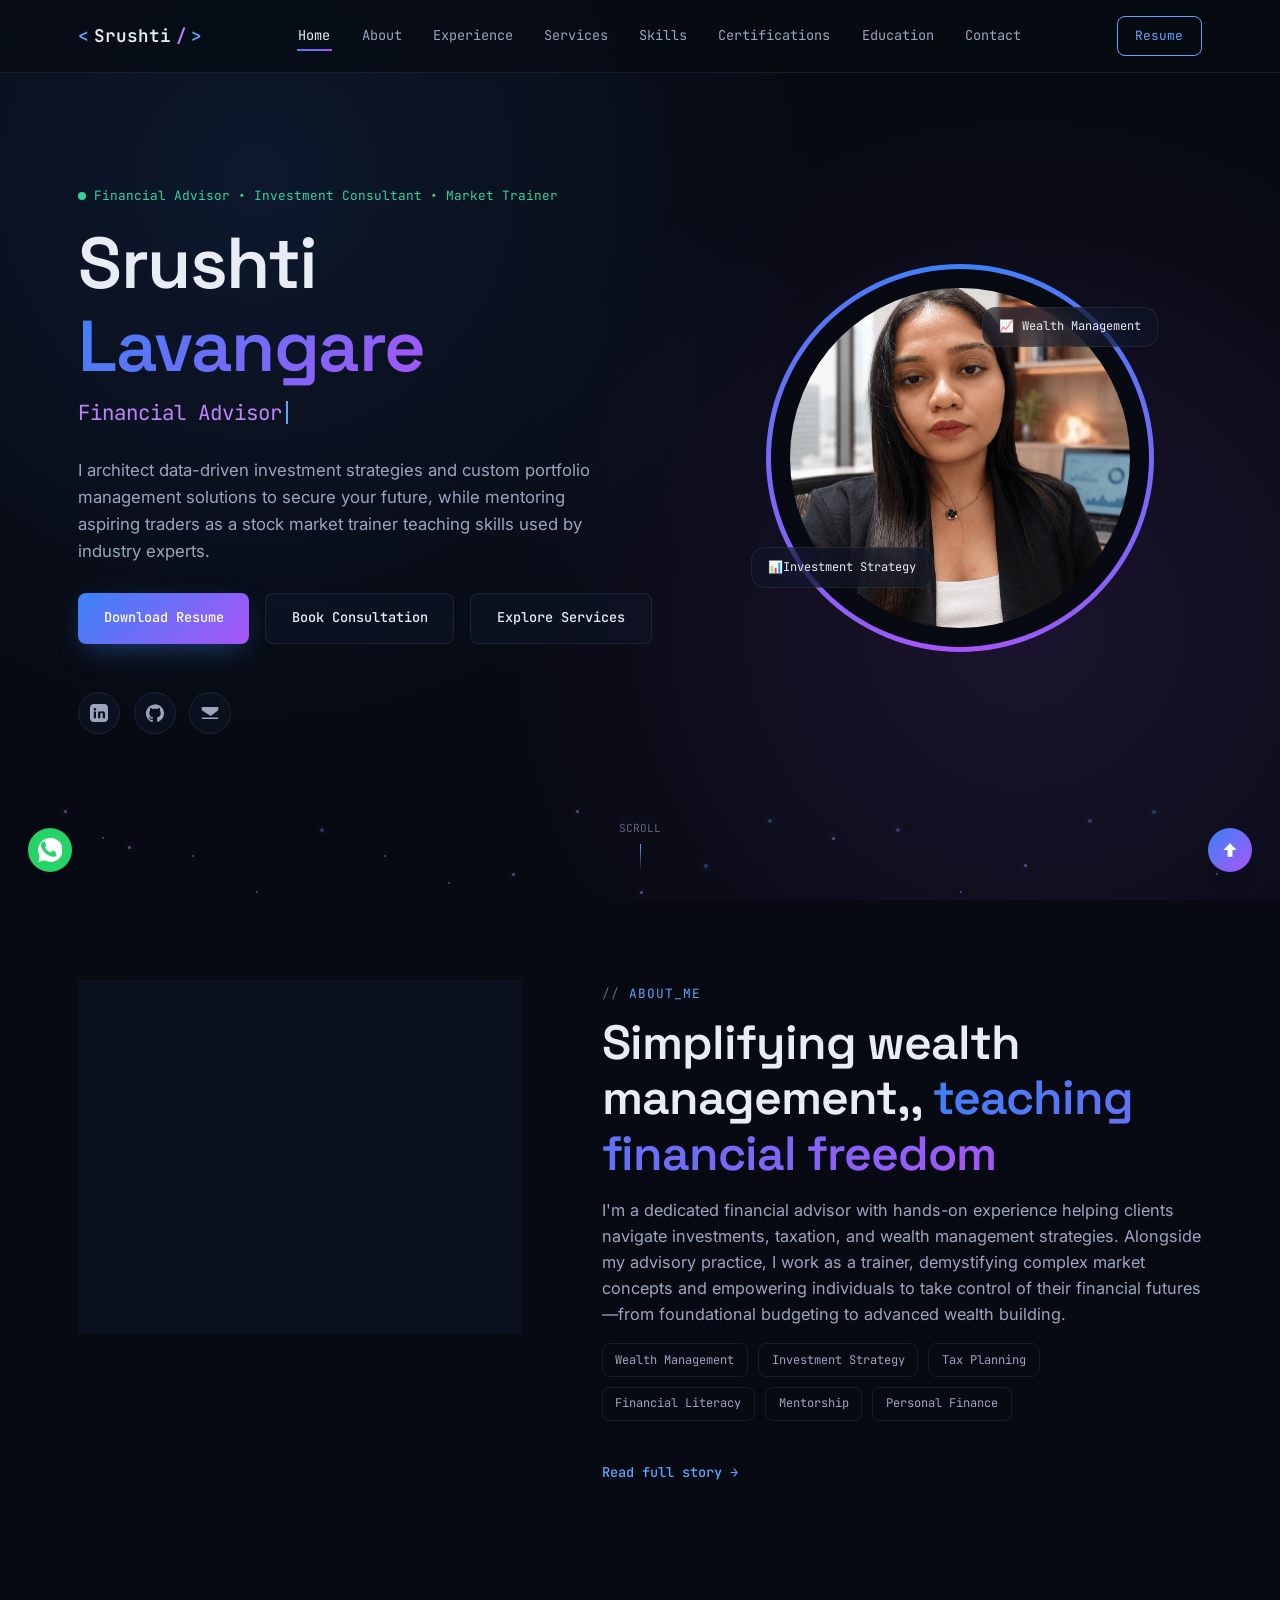
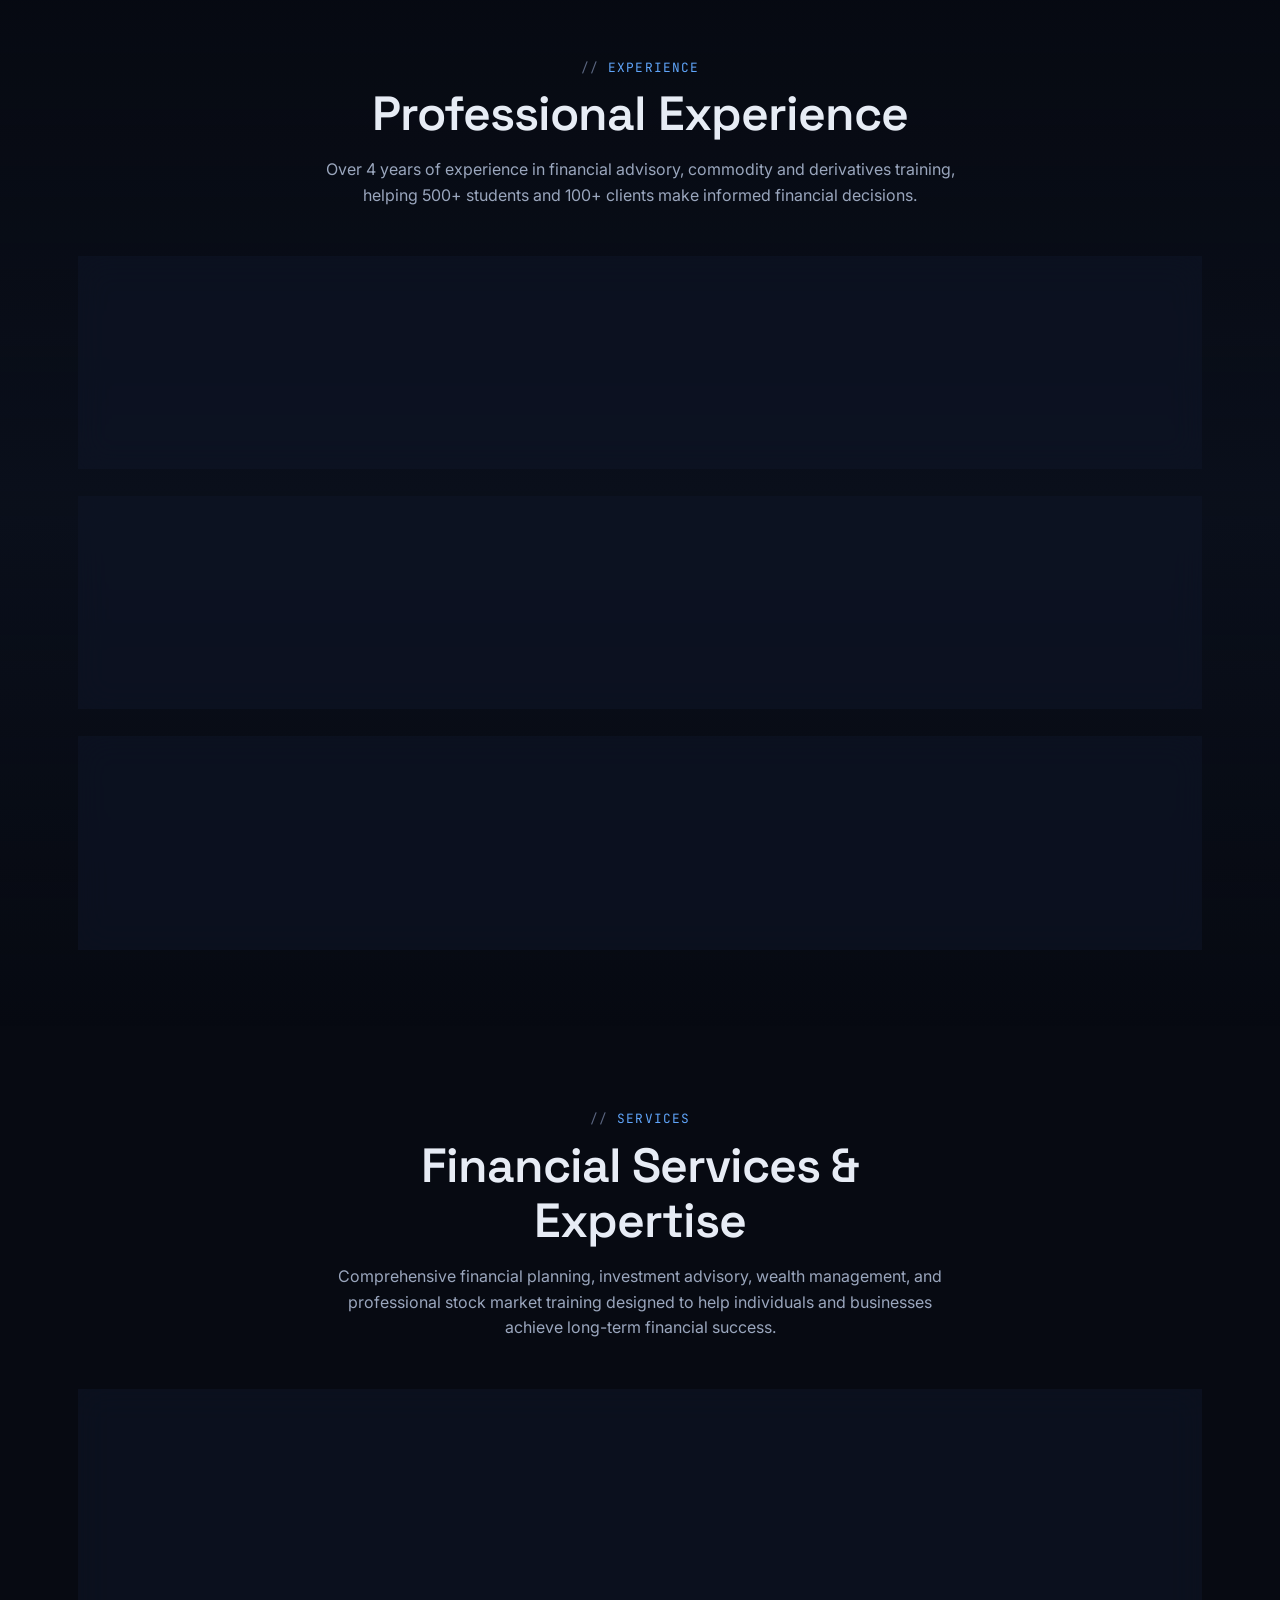
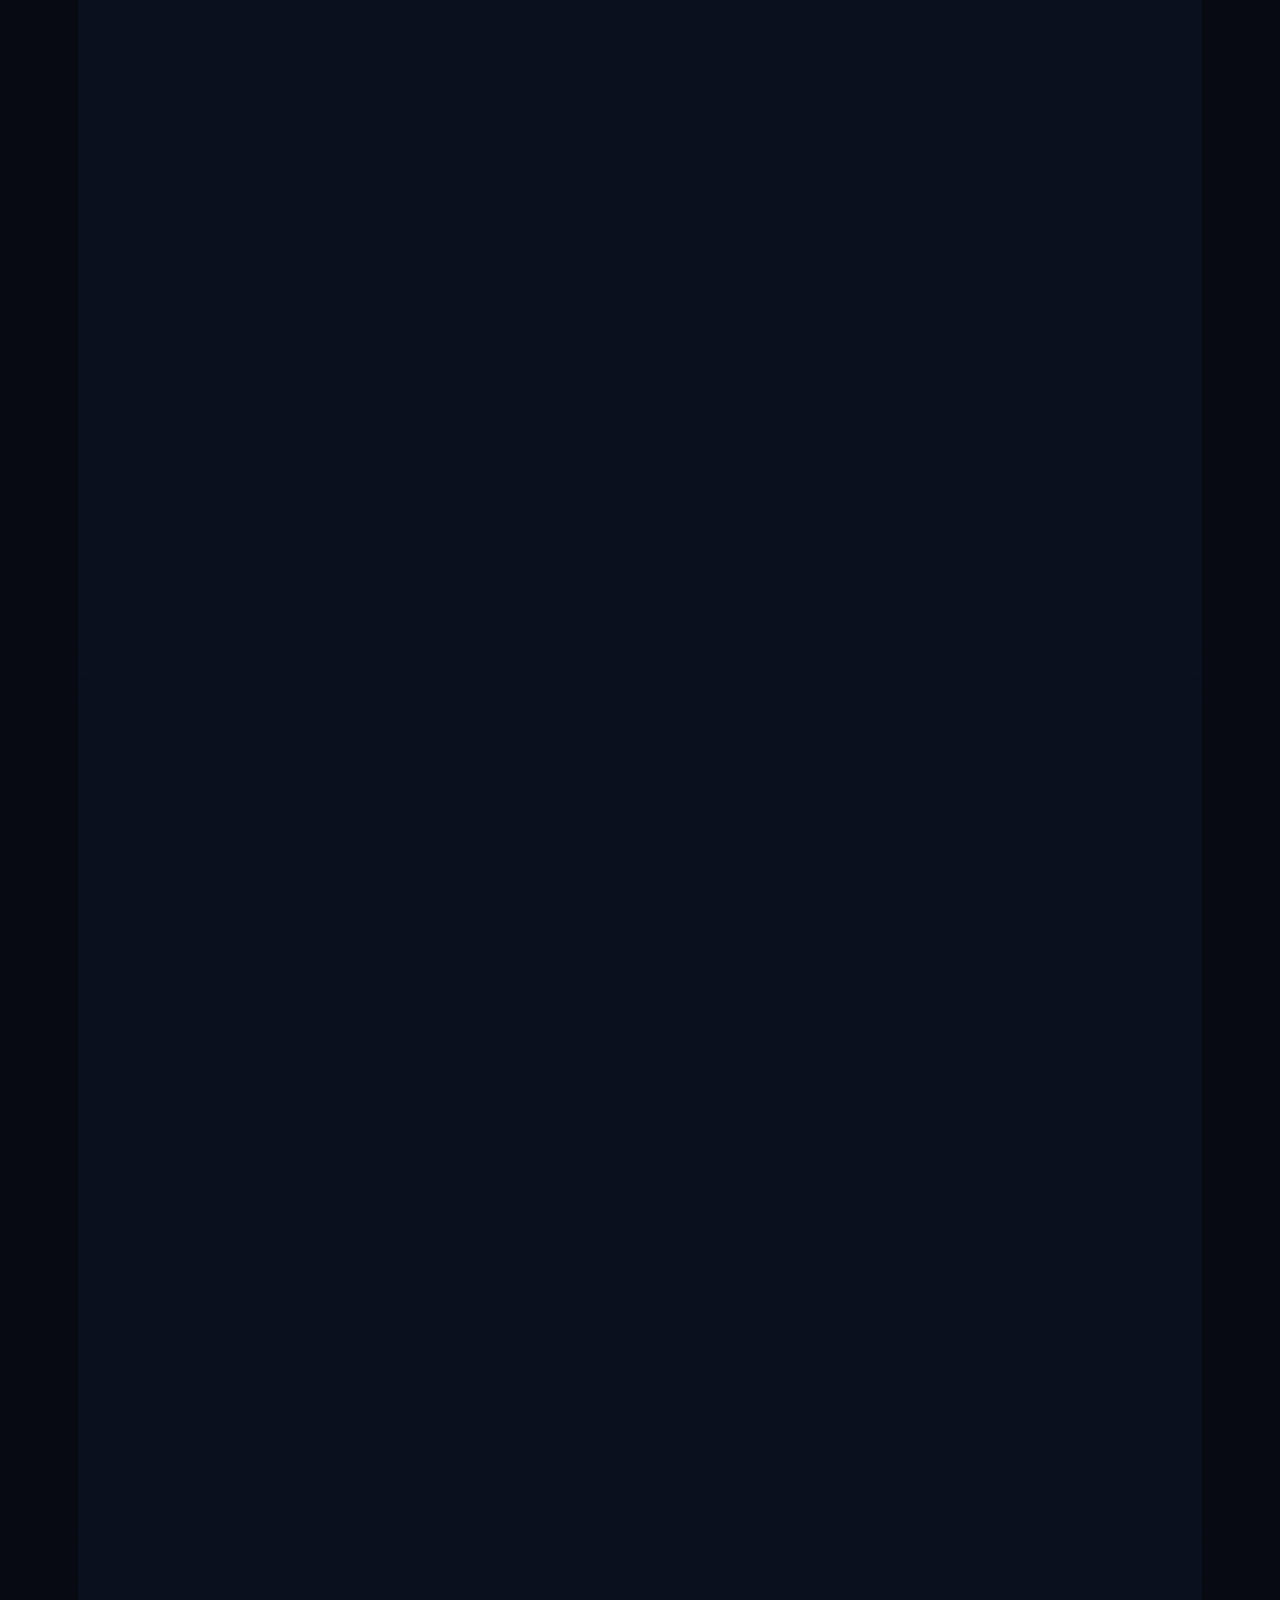
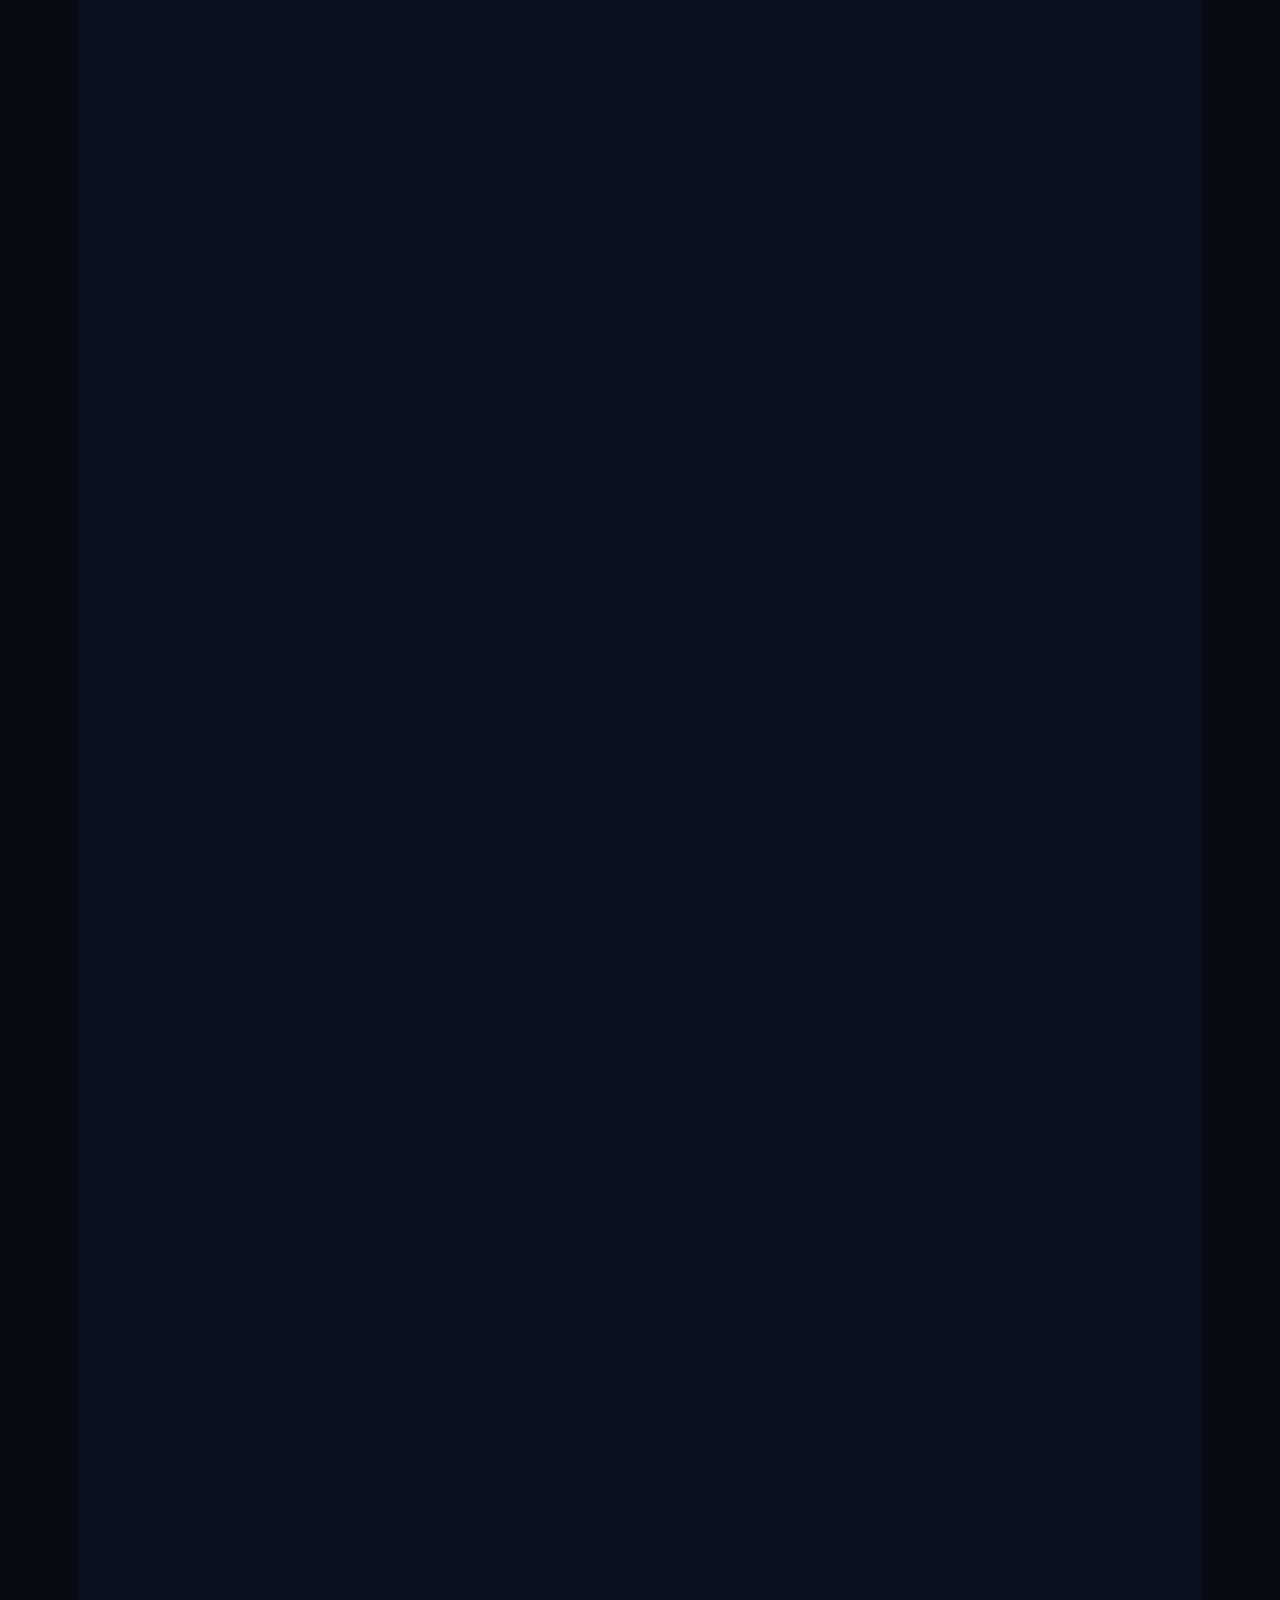
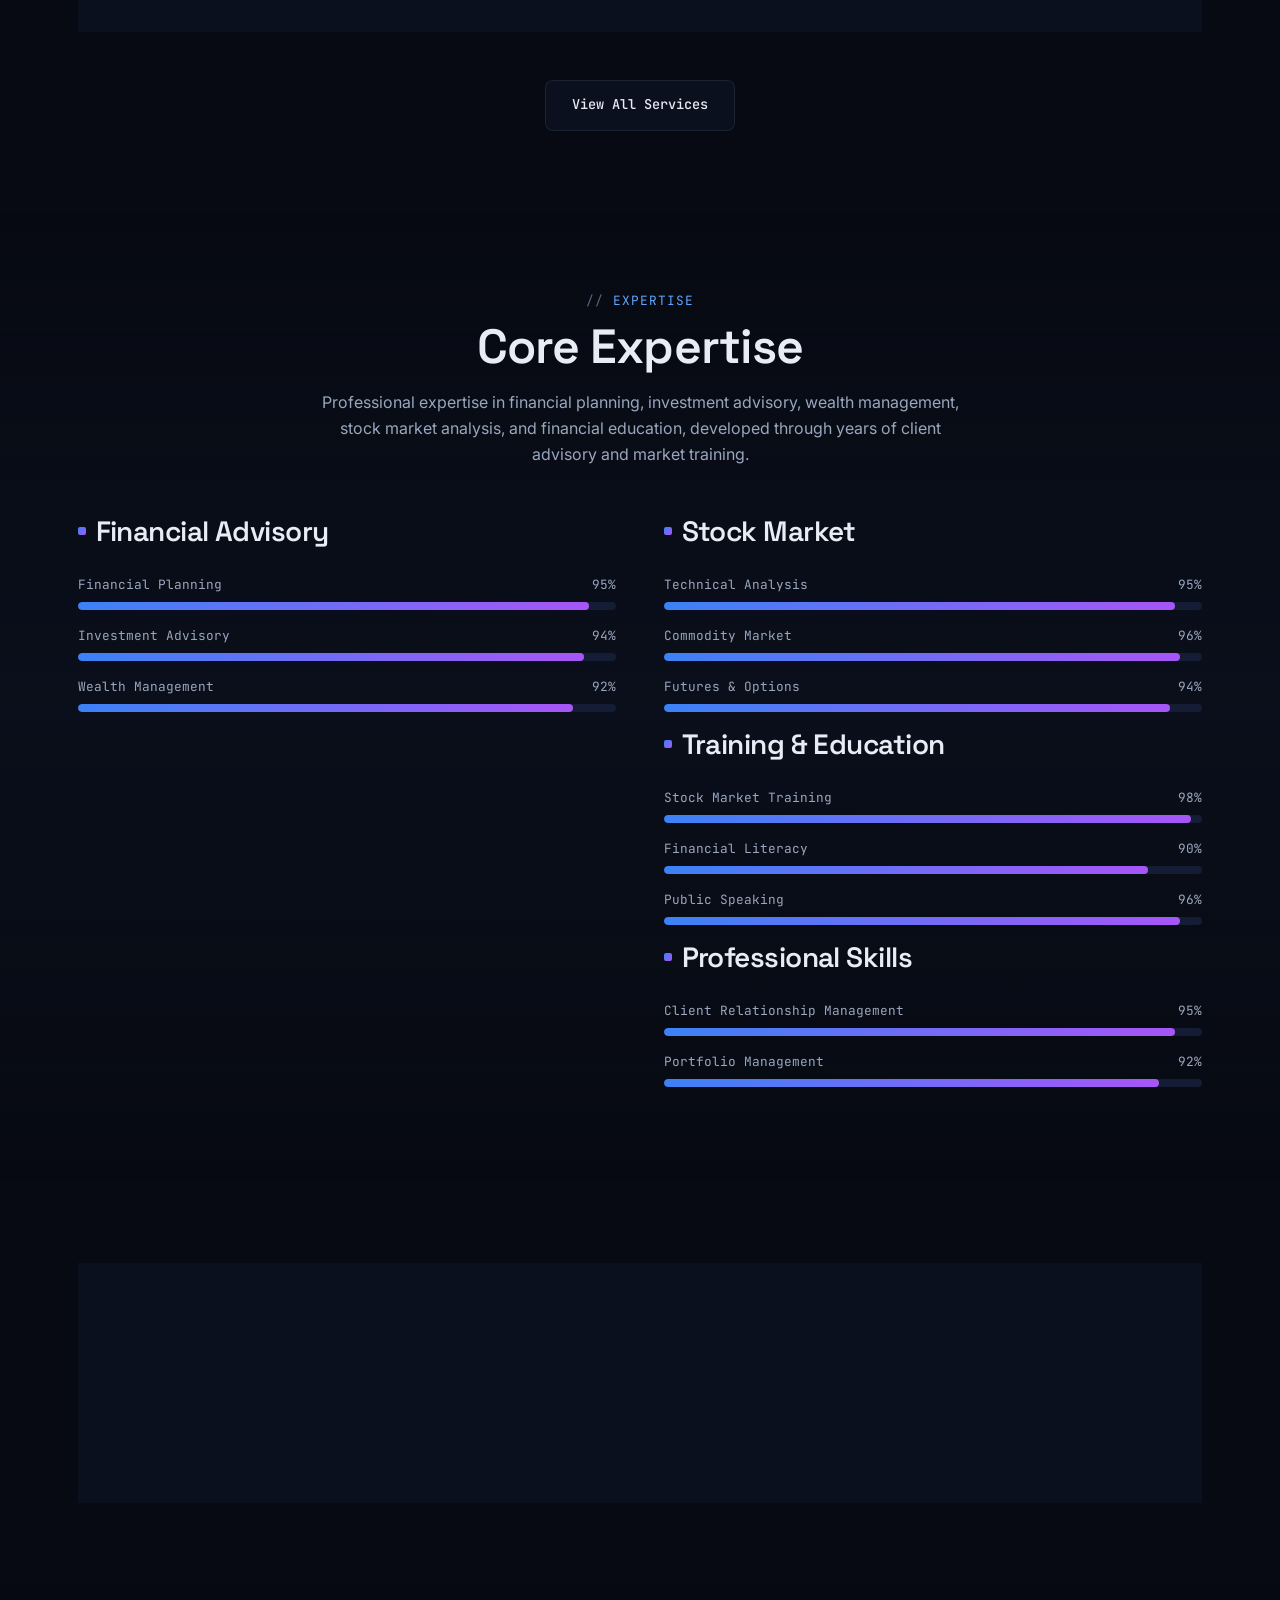
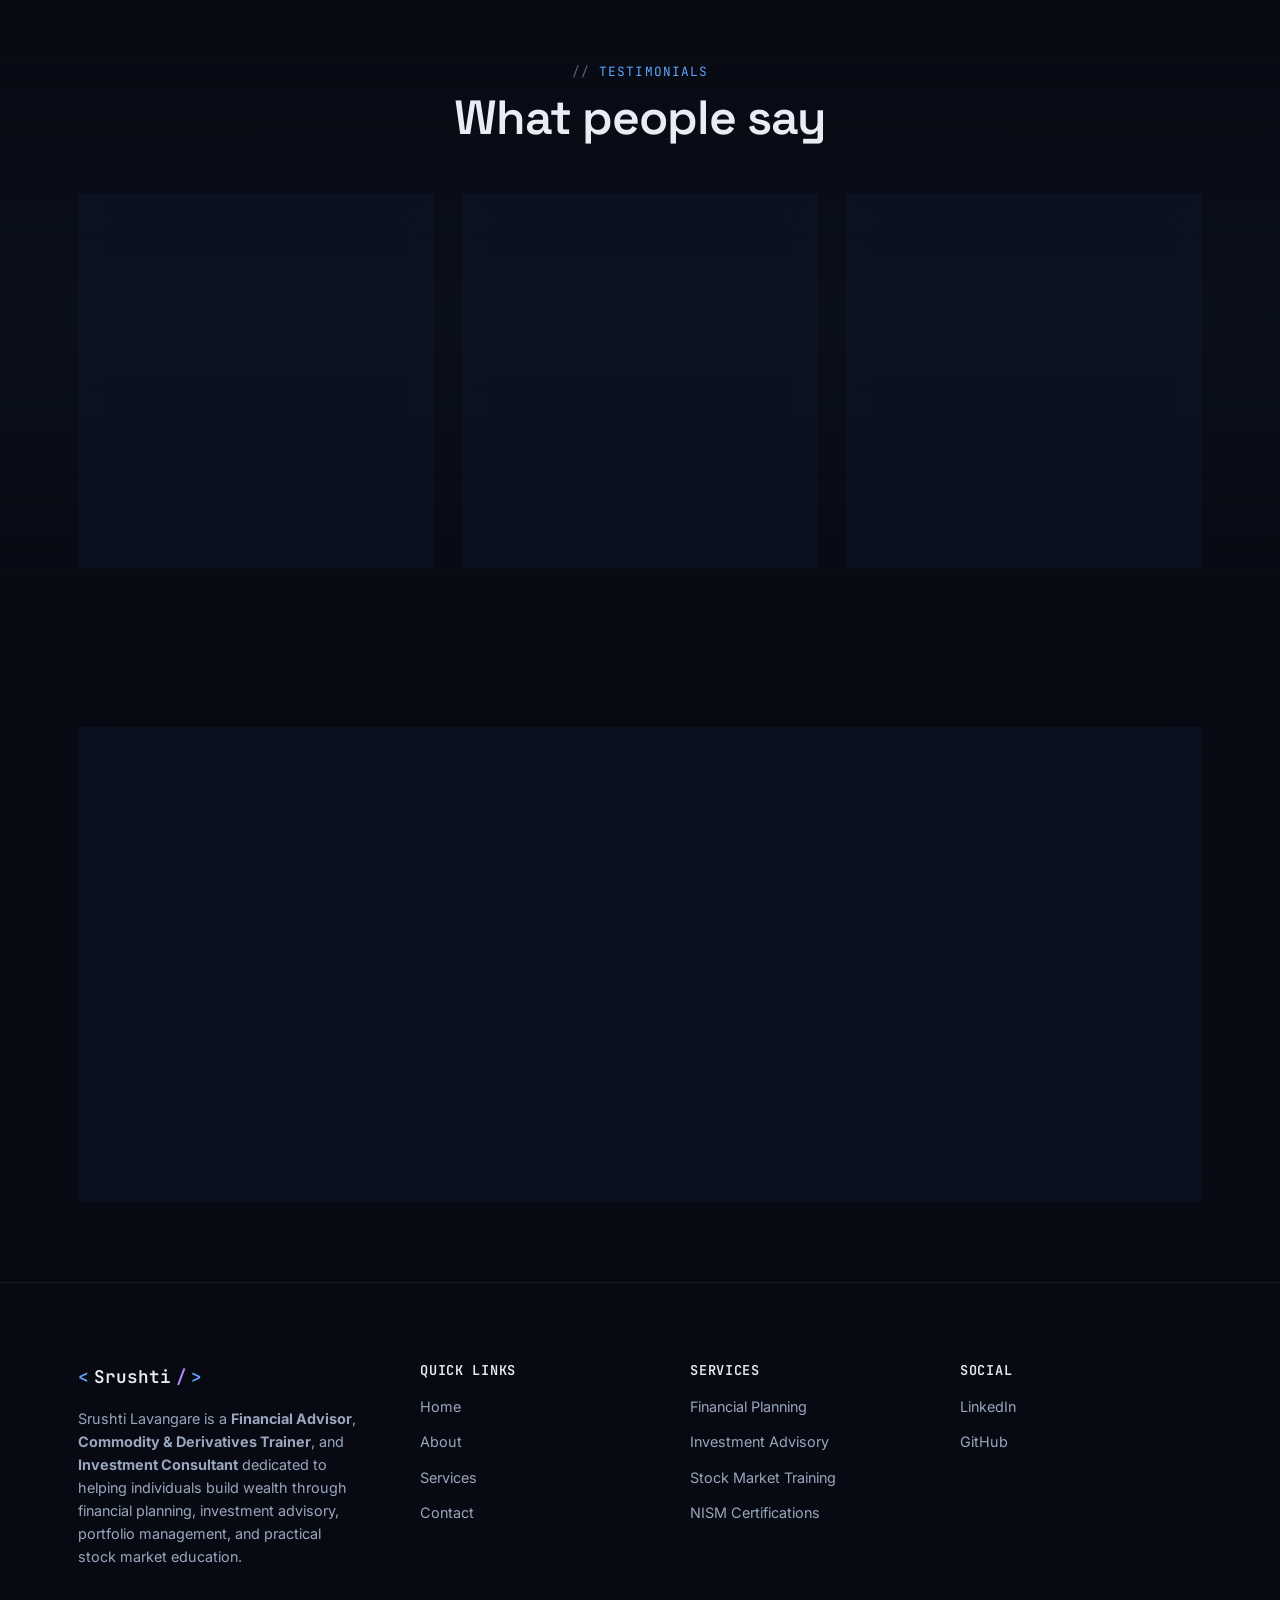
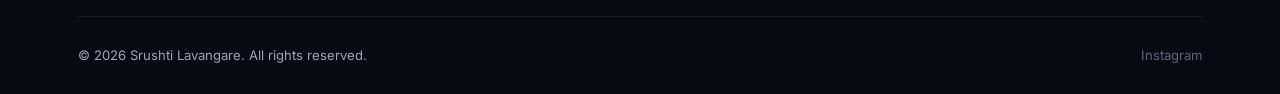
<file: Portfolio/index.html>
<!DOCTYPE html>
<html lang="en">
<head>
  <!-- ============ META / SEO ============ -->
  <meta charset="UTF-8">
  <meta name="viewport" content="width=device-width, initial-scale=1.0">
  <title>Srushti Lavangare | Financial Advisor &amp; Trainer</title>
  <meta name="description" content="Srushti Lavangare — Financial Advisor & Trainer. Empowering individuals and businesses to build wealth with smart financial planning and expert training.">
  <meta name="keywords" content="Srushti Lavangare, Financial Advisor, Trainer, Market starategist">
  <meta name="author" content="Srushti Lavangare">
  <meta name="google-site-verification" content="97BgvsXNmRYZTDfhSwO8ZynLUPOY9nbtct63Swk9t5U" />
  <link rel="canonical" href="https://srushtilavangare.dev/">


  <!-- Open Graph -->
  <meta property="og:title" content="Srushti Lavangare | Financial Advisor & Commodity & Derivatives Trainer">
  <meta property="og:description" content="Explore the portfolio of Srushti Lavangare, a Financial Advisor and Commodity & Derivatives Trainer specializing in financial planning, investment advisory, wealth management, portfolio management, and stock market education.">
  <meta property="og:type" content="website">
  <meta property="og:url" content="https://srushtilavangare.dev/">
  <meta property="og:image" content="assets/images/profile.png">

  <!-- Twitter Card -->
  <meta name="twitter:card" content="summary_large_image">
  <meta name="twitter:title" content="Srushti Lavangare | Financial Advisor & Commodity & Derivatives Trainer">
  <meta name="twitter:description" content="Financial Advisor and Commodity & Derivatives Trainer specializing in financial planning, investment advisory, wealth management, and stock market training.">
  <meta name="twitter:image" content="assets/images/profile.png">

  <!-- Favicon -->
  <link rel="icon" type="image/png" href="assets/icons/favicon.png">

  <!-- ============ STYLESHEETS ============ -->
  <link rel="stylesheet" href="style.css">
  <link rel="stylesheet" href="responsive.css">
  <link rel="stylesheet" href="animations.css">
</head>
<body>

  <!-- ============================================================
       PAGE LOAD ANIMATION (CSS-only, fades out automatically)
       ============================================================ -->
  <div class="page-loader" aria-hidden="true">
    <div class="loader-mark"><span>&lt;</span><span>/</span><span>&gt;</span></div>
  </div>

  <!-- ============================================================
       CSS-ONLY ANIMATED PARTICLE BACKGROUND
       ============================================================ -->
  <div class="bg-fx" aria-hidden="true">
    <span></span><span></span><span></span><span></span><span></span>
    <span></span><span></span><span></span><span></span><span></span>
    <span></span><span></span><span></span><span></span><span></span>
    <span></span><span></span><span></span><span></span><span></span>
  </div>

  <!-- ============================================================
       NAVIGATION BAR
       ============================================================ -->
  <header>
    <nav class="navbar" aria-label="Primary navigation">
      <div class="container nav-inner">
        <a href="index.html" class="logo"><span class="bracket">&lt;</span>Srushti<span class="dot">/</span><span class="bracket">&gt;</span></a>

        <input type="checkbox" id="nav-toggle" class="nav-toggle-checkbox">

        <ul class="nav-links">
          <li><a href="index.html#home" class="active">Home</a></li>
          <li><a href="about.html">About</a></li>
          <li><a href="index.html#experience">Experience</a></li>
          <li><a href="services.html">Services</a></li>
          <li><a href="index.html#skills">Skills</a></li>
          <li><a href="certifications.html">Certifications</a></li>
          <li><a href="about.html#education">Education</a></li>
          <li><a href="contact.html">Contact</a></li>
        </ul>

        <div class="nav-cta">
          <a href="assets/resume/Srushti_Resume.pdf" class="btn-resume-nav" download>Resume</a>
          <label for="nav-toggle" class="nav-toggle-label" aria-label="Toggle menu">
            <span></span><span></span><span></span>
          </label>
        </div>
      </div>
    </nav>
  </header>

  <main>
    <!-- ============================================================
         HERO SECTION
         ============================================================ -->
    <section class="hero" id="home">
      <div class="container hero-inner">

        <div class="hero-content reveal">
          <div class="hero-eyebrow"><span class="status-dot" aria-hidden="true"></span>  Financial Advisor • Investment Consultant • Market Trainer</div>

          <h1 class="hero-name">Srushti <span class="gradient-text">Lavangare</span></h1>

          <div class="typing-roles" aria-label="Financial Advisor,Trainer">
            <span class="role-text">Financial Advisor</span><span class="cursor" aria-hidden="true"></span>
          </div>

          <p class="hero-intro">
            I architect data-driven investment strategies and custom portfolio management solutions to secure 
            your future, 
           while mentoring aspiring traders as a stock market trainer teaching skills used by industry experts.
          </p>

          <div class="hero-ctas">
            <a href="assets/resume/Srushti_Resume.pdf" class="btn btn-primary" download>Download Resume</a>
            <a href="contact.html" class="btn btn-outline">Book Consultation</a>
            <a href="services.html" class="btn btn-outline">Explore Services</a>
          </div>

          <div class="hero-socials" aria-label="Social media links">
            <a href="https://linkedin.com/in/srushtilavangare" class="social-icon" target="_blank" rel="noopener" aria-label="LinkedIn">
              <svg viewBox="0 0 24 24"><path d="M19 0h-14c-2.76 0-5 2.24-5 5v14c0 2.76 2.24 5 5 5h14c2.76 0 5-2.24 5-5v-14c0-2.76-2.24-5-5-5zm-11 19h-3v-9h3v9zm-1.5-10.27c-.97 0-1.75-.79-1.75-1.76s.78-1.76 1.75-1.76 1.75.79 1.75 1.76-.78 1.76-1.75 1.76zm13.5 10.27h-3v-4.5c0-1.07-.02-2.45-1.5-2.45-1.5 0-1.73 1.17-1.73 2.37v4.58h-3v-9h2.88v1.23h.04c.4-.75 1.38-1.54 2.84-1.54 3.04 0 3.6 2 3.6 4.59v4.72z"/></svg>
            </a>
            <a href="https://github.com/srushti-tr" class="social-icon" target="_blank" rel="noopener" aria-label="GitHub">
              <svg viewBox="0 0 24 24"><path d="M12 .5c-6.63 0-12 5.37-12 12 0 5.3 3.44 9.8 8.21 11.39.6.11.82-.26.82-.58 0-.29-.01-1.04-.02-2.04-3.34.72-4.04-1.61-4.04-1.61-.55-1.39-1.34-1.76-1.34-1.76-1.09-.75.08-.73.08-.73 1.2.08 1.84 1.24 1.84 1.24 1.07 1.83 2.81 1.3 3.5.99.11-.78.42-1.3.76-1.6-2.67-.3-5.47-1.34-5.47-5.93 0-1.31.47-2.38 1.24-3.22-.12-.3-.54-1.52.12-3.18 0 0 1.01-.32 3.3 1.23.96-.27 1.98-.4 3-.4s2.04.13 3 .4c2.29-1.55 3.3-1.23 3.3-1.23.66 1.66.24 2.88.12 3.18.77.84 1.24 1.91 1.24 3.22 0 4.6-2.81 5.62-5.49 5.92.43.37.81 1.1.81 2.22 0 1.6-.01 2.89-.01 3.29 0 .32.21.7.82.58 4.77-1.59 8.21-6.09 8.21-11.39 0-6.63-5.37-12-12-12z"/></svg>
            </a>
            <a href="mailto:srushtilavangare143@gmail,com" class="social-icon" aria-label="Email">
              <svg viewBox="0 0 24 24"><path d="M2 4h20a1 1 0 0 1 1 1v14a1 1 0 0 1-1 1H2a1 1 0 0 1-1-1V5a1 1 0 0 1 1-1zm19.4 2.1l-9.4 7-9.4-7H21.4zM1 8.4V18h22V8.4l-9.6 7.1a1 1 0 0 1-1.2 0L1 8.4z"/></svg>
            </a>
          </div>
        </div>

        <div class="hero-visual reveal-scale delay-2">
          <div class="portrait-frame">
            <div class="portrait-ring" aria-hidden="true"></div>
            <div class="portrait-photo">
              <img src="assets/images/profile.png" alt="Portrait of Srushti Lavangare, Financial Advisor and Trainer" width="360" height="360">
            </div>
            <div class="float-chip glass-panel chip-1"><span aria-hidden="true">📈</span> Wealth Management</div>
            <div class="float-chip glass-panel chip-2"><span aria-hidden="true">📊Investment Strategy</span></div>
          </div>
        </div>

      </div>

      <a href="#about-preview" class="scroll-hint" aria-label="Scroll down">
        SCROLL
        <span class="scroll-line" aria-hidden="true"></span>
      </a>
    </section>

    <!-- ============================================================
         ABOUT PREVIEW SECTION
         ============================================================ -->
    <section class="section" id="about-preview">
      <div class="container">
        <div class="about-grid">

          <div class="glass-panel about-card reveal-left">
            <span class="edu-tag done">Completed 2021</span>
            <h3>>Higher Secondary Education (HSC)</h3>
            <p class="org" style="margin-top:0.3rem;">Maharashtra State Board (MSBSHSE)</p>

            <div class="edu-current">
              <span class="edu-tag">In Progress · Expected 2028</span>
              <h3>Bachelor of Business Administration (BBA)</h3>
              <p class="org" style="margin-top:0.3rem;">Elphinstone College · Mumbai University (2nd Year)</p>
            </div>
          </div>

          <div class="reveal-right delay-1">
            <span class="mono-label">about_me</span>
            <h2 style="margin-top:0.6rem;">Simplifying wealth management,, <span class="gradient-text">teaching financial freedom</span></h2>
            <p style="margin-top:var(--space-sm); font-size:1.02rem;">
              I'm a dedicated financial advisor with hands-on experience helping clients navigate investments, 
              taxation, and wealth management strategies. Alongside my advisory practice, I work as a trainer, 
              demystifying complex market concepts and empowering individuals to take control of their financial 
              futures—from foundational budgeting to advanced wealth building.
            </p>
            <div class="passion-tags">
              <span>Wealth Management</span><span>Investment Strategy</span><span>Tax Planning</span><span>Financial Literacy</span><span>Mentorship</span><span>Personal Finance</span>
            </div>
            <a href="about.html" class="btn btn-ghost" style="margin-top:var(--space-md);">Read full story</a>
          </div>

        </div>
      </div>
    </section>

    <!-- ============================================================
         EXPERIENCE SECTION
         ============================================================ -->
    <section class="section section-alt" id="experience">
      <div class="container">
        <div class="section-head reveal">
          <span class="mono-label">experience</span>
          <h2>Professional Experience</h2>
          <p>Over 4 years of experience in financial advisory, commodity and derivatives
             training, helping 500+ students and 100+ clients make informed financial decisions.</p>
        </div>

        <div class="experience-list">

          <article class="exp-card glass-panel lift-card reveal-left">
            <div class="exp-meta">
              <h3>Own Financial Advisory Practice</h3>
              <span class="org" style="color:var(--text-secondary);">Financial Advisor</span>
              <span class="exp-duration">2022 - Present</span>
            </div>
            <div class="exp-body">
              <span class="exp-role">Financial Planning & Investment Advisory</span>
              <p>Provide personalized financial planning, investment advisory, portfolio
                 management, and wealth-building strategies for individuals. Successfully
                 advised 100+ clients on achieving their long-term financial goals through
                 customized investment solutions and risk management..</p>
              <div class="exp-tags">
                <span>Financial Planning</span><span>Investment Advisory</span><span>Portfolio Management</span><span>Wealth Management</span><span>Risk Management</span>
              </div>
            </div>
          </article>

          <article class="exp-card glass-panel lift-card reveal-left delay-1">
            <div class="exp-meta">
              <h3>Experts Trading Institute</h3>
              <span class="org" style="color:var(--text-secondary);">Commodity Market Trainer</span>
              <span class="exp-duration">2022 - Present</span>
            </div>
            <div class="exp-body">
              <span class="exp-role">Commodity Trading Education</span>
              <p> Deliver professional training in commodity markets, technical analysis,
                  trading strategies, and risk management. Trained 500+ students through
                  practical market sessions, live trading examples, and structured learning
                  programs.</p>
              <div class="exp-tags">
                <span>Commodity Market</span><span>Technical Analysis</span><span>Trading Strategies</span><span>Risk Management</span><span>Live Trading</span>
              </div>
            </div>
          </article>

          <article class="exp-card glass-panel lift-card reveal-left delay-2">
            <div class="exp-meta">
              <h3>Fearless Traders</h3>
              <span class="org" style="color:var(--text-secondary);">Derivatives Trainer</span>
              <span class="exp-duration">2+</span>
            </div>
            <div class="exp-body">
              <span class="exp-role">Futures & Options Training</span>
              <p>Train aspiring traders in Futures & Options (F&O), derivatives trading,
                 hedging strategies, portfolio risk management, and market psychology.
                 Deliver practical learning experiences that build confidence in financial
                 markets and investment decision-making.</p>
              <div class="exp-tags">
                <span>Futures & Options</span><span>Derivatives</span><span>Hedging</span><span>Portfolio Management</span><span>Trading Psychology</span><span>Market Analysis</span>
              </div>
            </div>
          </article>

        </div>
      </div>
    </section>

    <!-- ============================================================
         SERVICES PREVIEW SECTION
         ============================================================ -->
    <section class="section" id="services-preview">
      <div class="container">
        <div class="section-head reveal">
          <span class="mono-label">services</span>
          <h2>Financial Services & Expertise</h2>
          <p>Comprehensive financial planning, investment advisory, wealth management,
             and professional stock market training designed to help individuals and
             businesses achieve long-term financial success.</p>
        </div>

        <div class="services-grid">

          <article class="service-card glass-panel reveal-scale">
            <div class="service-thumb">
              <img src="assets/images/project1.jpg" alt="Financial Planning and Wealth Management" loading="lazy">
            </div>
            <div class="service-body">
              <span class="mono-label">financial_planning</span>
              <h3>Financial Planning</h3>
              <p>Personalized financial planning solutions focused on wealth creation,
                 budgeting, retirement planning, and achieving long-term financial goals..</p>
              <div class="service-tags">
                <span>Financial Planning</span><span>Retirement Planning</span><span>Retirement Planning</span><span>Risk Management</span>
              </div>
              <div class="service-links">
                <a href="#" target="_blank" rel="noopener">Live Demo</a>
              </div>
            </div>
          </article>

          <article class="service-card glass-panel reveal-scale delay-1">
            <div class="service-thumb">
              <img src="assets/images/project2.jpg" alt="Investment Advisory Services" loading="lazy">
            </div>
            <div class="service-body">
              <span class="mono-label">investment</span>
              <h3>Investment Advisory</h3>
              <p>Expert investment guidance with customized portfolio strategies based
                 on financial goals, risk profile, and long-term wealth creation.</p>
              <div class="service-tags">
                <span>Investment Advisory</span><span>Portfolio Management</span>
              </div>
              <div class="service-links">
                <a href="#" target="_blank" rel="noopener">Live Demo</a>
              </div>
            </div>
          </article>

          <article class="service-card glass-panel reveal-scale delay-2">
            <div class="service-thumb">
              <img src="assets/images/project3.jpg" alt="Stock Market Training by Srushti" loading="lazy">
            </div>
            <div class="service-body">
              <span class="mono-label">training</span>
              <h3>Stock Market Training</h3>
              <p>Practical training in commodity markets, equity, futures & options, technical
                 analysis, and risk management for beginners and experienced traders.</p>
              <div class="service-tags">
                <span>Commodity Market</span><span>Futures & Options</span><span>Technical Analysis</span><span>Live Market Training</span>
              </div>
              <div class="service-links">
                <a href="#" target="_blank" rel="noopener">Live Demo</a>
              </div>
            </div>
          </article>

          <article class="service-card glass-panel reveal-scale delay-3">
            <div class="service-thumb">
              <img src="assets/images/project4.jpg" alt="Financial Literacy Workshops" loading="lazy">
            </div>
            <div class="service-body">
              <span class="mono-label">education</span>
              <h3>Financial Literacy Workshops</h3>
              <p>Interactive workshops and seminars designed to improve financial awareness,
                 investment knowledge, and money management skills for individuals and organizations.
              </p>
              <div class="service-tags">
                <span>Financial Education</span><span>Investor Awareness</span><span>Workshops</span>
              </div>
              <div class="service-links">
                <a href="#" target="_blank" rel="noopener">Live Demo</a>
              </div>
            </div>
          </article>

        </div>

        <div style="text-align:center; margin-top:var(--space-lg);">
          <a href="services.html" class="btn btn-outline">View All Services</a>
        </div>
      </div>
    </section>

    <!-- ============================================================
         SKILLS SECTION
         ============================================================ -->
    <section class="section section-alt" id="skills">
      <div class="container">
        <div class="section-head reveal">
          <span class="mono-label">Expertise</span>
          <h2>Core Expertise</h2>
          <p>Professional expertise in financial planning, investment advisory,
             wealth management, stock market analysis, and financial education,
             developed through years of client advisory and market training.</p>
        </div>

        <div class="skills-grid">

          <div class="skill-group reveal-left">
            <h3>Financial Advisory</h3>
            <div class="skill-bar-item">
              <div class="skill-bar-label"><span>Financial Planning</span><span>95%</span></div>
              <div class="skill-bar-track"><div class="skill-bar-fill" style="--fill:95%;"></div></div>
            </div>
            <div class="skill-bar-item">
              <div class="skill-bar-label"><span>Investment Advisory</span><span>94%</span></div>
              <div class="skill-bar-track"><div class="skill-bar-fill" style="--fill:94%;"></div></div>
            </div>
            <div class="skill-bar-item">
              <div class="skill-bar-label"><span>Wealth Management</span><span>92%</span></div>
              <div class="skill-bar-track"><div class="skill-bar-fill" style="--fill:92%;"></div></div>
            </div>
          </div>

          <div class="skill-group reveal-right">
            <h3>Stock Market</h3>
            <div class="skill-bar-item">
              <div class="skill-bar-label"><span>Technical Analysis</span><span>95%</span></div>
              <div class="skill-bar-track"><div class="skill-bar-fill" style="--fill:95%;"></div></div>
            </div>
            <div class="skill-bar-item">
              <div class="skill-bar-label"><span>Commodity Market</span><span>96%</span></div>
              <div class="skill-bar-track"><div class="skill-bar-fill" style="--fill:96%;"></div></div>
            </div>
            <div class="skill-bar-item">
              <div class="skill-bar-label"><span>Futures & Options</span><span>94%</span></div>
              <div class="skill-bar-track"><div class="skill-bar-fill" style="--fill:94%;"></div></div>
            </div>


          <div class="skill-group reveal-left delay-1">
            <h3>Training & Education</h3>
            <div class="skill-bar-item">
              <div class="skill-bar-label"><span>Stock Market Training</span><span>98%</span></div>
              <div class="skill-bar-track"><div class="skill-bar-fill" style="--fill:98%;"></div></div>
            </div>
            <div class="skill-bar-item">
              <div class="skill-bar-label"><span>Financial Literacy</span><span>90%</span></div>
              <div class="skill-bar-track"><div class="skill-bar-fill" style="--fill:90%;"></div></div>
            </div>
            <div class="skill-bar-item">
              <div class="skill-bar-label"><span>Public Speaking</span><span>96%</span></div>
              <div class="skill-bar-track"><div class="skill-bar-fill" style="--fill:96%;"></div></div>
            </div>
          </div>

          <div class="skill-group reveal-right delay-1">
            <h3>Professional Skills</h3>
            <div class="skill-bar-item">
              <div class="skill-bar-label"><span>Client Relationship Management</span><span>95%</span></div>
              <div class="skill-bar-track"><div class="skill-bar-fill" style="--fill:95%;"></div></div>
            </div>
            <div class="skill-bar-item">
              <div class="skill-bar-label"><span>Portfolio Management</span><span>92%</span></div>
              <div class="skill-bar-track"><div class="skill-bar-fill" style="--fill:92%;"></div></div>
            </div>
          </div>

        </div>
      </div>
    </section>

    <!-- ============================================================
         ACHIEVEMENTS / STATS SECTION
         ============================================================ -->
    <section class="section" id="achievements">
      <div class="container">
        <div class="glass-panel stats-strip reveal-scale" style="padding:var(--space-lg) var(--space-md);">
          <div class="stat-item">
            <div class="stat-number gradient-text">4+</div>
            <div class="stat-label">Years Of Experience</div>
          </div>
          <div class="stat-item">
            <div class="stat-number gradient-text">500+</div>
            <div class="stat-label">Students Trained</div>
          </div>
          <div class="stat-item">
            <div class="stat-number gradient-text">100+</div>
            <div class="stat-label">Clients Advised</div>
          </div>
          <div class="stat-item">
            <div class="stat-number gradient-text">3</div>
            <div class="stat-label">NISM Certifications</div>
          </div>
          <div class="stat-item">
            <div class="stat-number gradient-text">2024</div>
            <div class="stat-label">Best Trainer Award</div>
          </div>
        </div>
      </div>
    </section>

    <!-- ============================================================
         TESTIMONIALS SECTION
         ============================================================ -->
    <section class="section section-alt" id="testimonials">
      <div class="container">
        <div class="section-head reveal">
          <span class="mono-label">testimonials</span>
          <h2>What people say</h2>
        </div>

        <div class="testimonial-grid">

          <div class="glass-panel testimonial-card reveal-scale">
            <div class="quote-mark" aria-hidden="true">"</div>
            <p>Srushti has an exceptional ability to simplify even the most complex trading concepts. Her teaching style is practical, easy to understand, and has given me the confidence to trade without fear. Every session is packed with valuable insights that can be applied in real market conditions.</p>
            <div class="testimonial-author">
              <div class="author-avatar">TK</div>
              <div>
                <div class="author-name">Tushar Kapoor</div>
                <div class="author-role">Stock Market Student</div>
              </div>
            </div>
          </div>

          <div class="glass-panel testimonial-card reveal-scale delay-1">
            <div class="quote-mark" aria-hidden="true">"</div>
            <p>Srushti's training completely changed the way I approach trading. She teaches students how to trade confidently in the live market while emphasizing proper risk management. Her practical guidance has helped me become a more disciplined and fearless trader.</p>
            <div class="testimonial-author">
              <div class="author-avatar">PM</div>
              <div>
                <div class="author-name">Pravin Mhaske</div>
                <div class="author-role">Commodity Market Student</div>
              </div>
            </div>
          </div>

          <div class="glass-panel testimonial-card reveal-scale delay-2">
            <div class="quote-mark" aria-hidden="true">"</div>
            <p>Srushti's financial advice has made managing my finances much easier. She explains investment options in a simple and practical way, helping me make informed decisions with confidence. Her guidance has been invaluable in planning my financial future.</p>
            <div class="testimonial-author">
              <div class="author-avatar">RK</div>
              <div>
                <div class="author-name">Rahul Kapoor</div>
                <div class="author-role">Financial Advisory Client</div>
              </div>
            </div>
          </div>

        </div>
      </div>
    </section>

    <!-- ============================================================
         CONTACT CTA SECTION
         ============================================================ -->
    <section class="section" id="contact-cta">
      <div class="container">
        <div class="glass-panel reveal-scale" style="padding:var(--space-xl) var(--space-md); text-align:center;">
          <span class="mono-label" style="justify-content:center; display:flex;">get_in_touch</span>
          <h2 style="margin-top:var(--space-sm);">Ready to Build Your Financial Future?</h2>
          <p style="max-width:520px; margin:var(--space-sm) auto 0;"> Whether you're looking for expert financial planning, investment advisory,
            portfolio management, commodity & derivatives training, or personalized
            stock market education, I'm here to help you achieve your financial goals.
           Let's connect and take the next step toward financial success.</p>
          <div style="margin-top:var(--space-md);">
            <a href="contact.html" class="btn btn-primary">Schedule a Consultation</a>
          </div>
        </div>
      </div>
    </section>
  </main>

  <!-- ============================================================
       FOOTER
       ============================================================ -->
  <footer class="site-footer">
    <div class="container">
      <div class="footer-grid">

        <div class="footer-brand">
          <a href="index.html" class="logo"><span class="bracket">&lt;</span>Srushti<span class="dot">/</span><span class="bracket">&gt;</span></a>
          <p>Srushti Lavangare is a <strong>Financial Advisor</strong>, <strong>Commodity & Derivatives Trainer</strong>, and
          <strong>Investment Consultant</strong> dedicated to helping individuals build wealth through
          financial planning, investment advisory, portfolio management, and practical
          stock market education.</p>
        </div>

        <div class="footer-col">
          <h4>Quick Links</h4>
          <ul>
            <li><a href="index.html">Home</a></li>
            <li><a href="about.html">About</a></li>
            <li><a href="services.html">Services</a></li>
            <li><a href="contact.html">Contact</a></li>
          </ul>
        </div>

        <div class="footer-col">
          <h4>Services</h4>
          <ul>
            <li><a href="index.html#services">Financial Planning</a></li>
            <li><a href="index.html#services">Investment Advisory</a></li>
            <li><a href="index.html#services">Stock Market Training</a></li>
            <li><a href="certifications.html">NISM Certifications</a></li>
          </ul>
        </div>

        <div class="footer-col">
          <h4>Social</h4>
          <ul>
            <li><a href="https://linkedin.com/in/srushti" target="_blank" rel="noopener">LinkedIn</a></li>
            <li><a href="https://github.com/srushti" target="_blank" rel="noopener">GitHub</a></li>
          </ul>
        </div>

      </div>

      <div class="footer-bottom">
        <p>&copy; 2026 Srushti Lavangare. All rights reserved.</p>
        <div class="footer-socials">
          <a href="https://instagram.com/imsrushti_" target="_blank" rel="noopener" aria-label="Instagram" class="link-underline">Instagram</a>
        </div>
      </div>
    </div>
  </footer>

  <!-- ============================================================
       FLOATING ACTION BUTTONS
       ============================================================ -->
  <a href="https://wa.me/918652795471" class="float-btn whatsapp-float" target="_blank" rel="noopener" aria-label="Chat on WhatsApp">
    <svg viewBox="0 0 24 24"><path d="M12 0a12 12 0 0 0-10.4 17.9L.4 24l6.3-1.65A12 12 0 1 0 12 0zm6.95 16.95c-.3.85-1.7 1.6-2.65 1.75-.7.1-1.55.15-2.5-.15-.6-.2-1.35-.4-2.3-.85-4.05-1.75-6.7-5.8-6.9-6.05-.2-.25-1.65-2.2-1.65-4.2 0-2 1.05-2.95 1.4-3.35.35-.4.8-.5 1.05-.5h.75c.25 0 .55-.05.85.65.3.7 1.05 2.5 1.15 2.7.1.2.15.4.05.65-.1.25-.15.4-.35.6-.2.25-.4.55-.55.7-.2.2-.4.45-.2.85.7 1.4 1.6 2.45 2.85 3.3 1.25.85 2 1.05 2.3 1.2.3.1.5.1.7-.05.2-.2.85-.95 1.1-1.3.25-.35.5-.3.8-.2.3.1 2.05.95 2.4 1.15.35.2.6.3.65.45.05.15.05.85-.25 1.7z"/></svg>
  </a>

  <a href="#home" class="float-btn back-to-top" aria-label="Back to top">
    <svg viewBox="0 0 24 24"><path d="M12 4l-8 8h5v8h6v-8h5z"/></svg>
  </a>

</body>
</html>
</file>
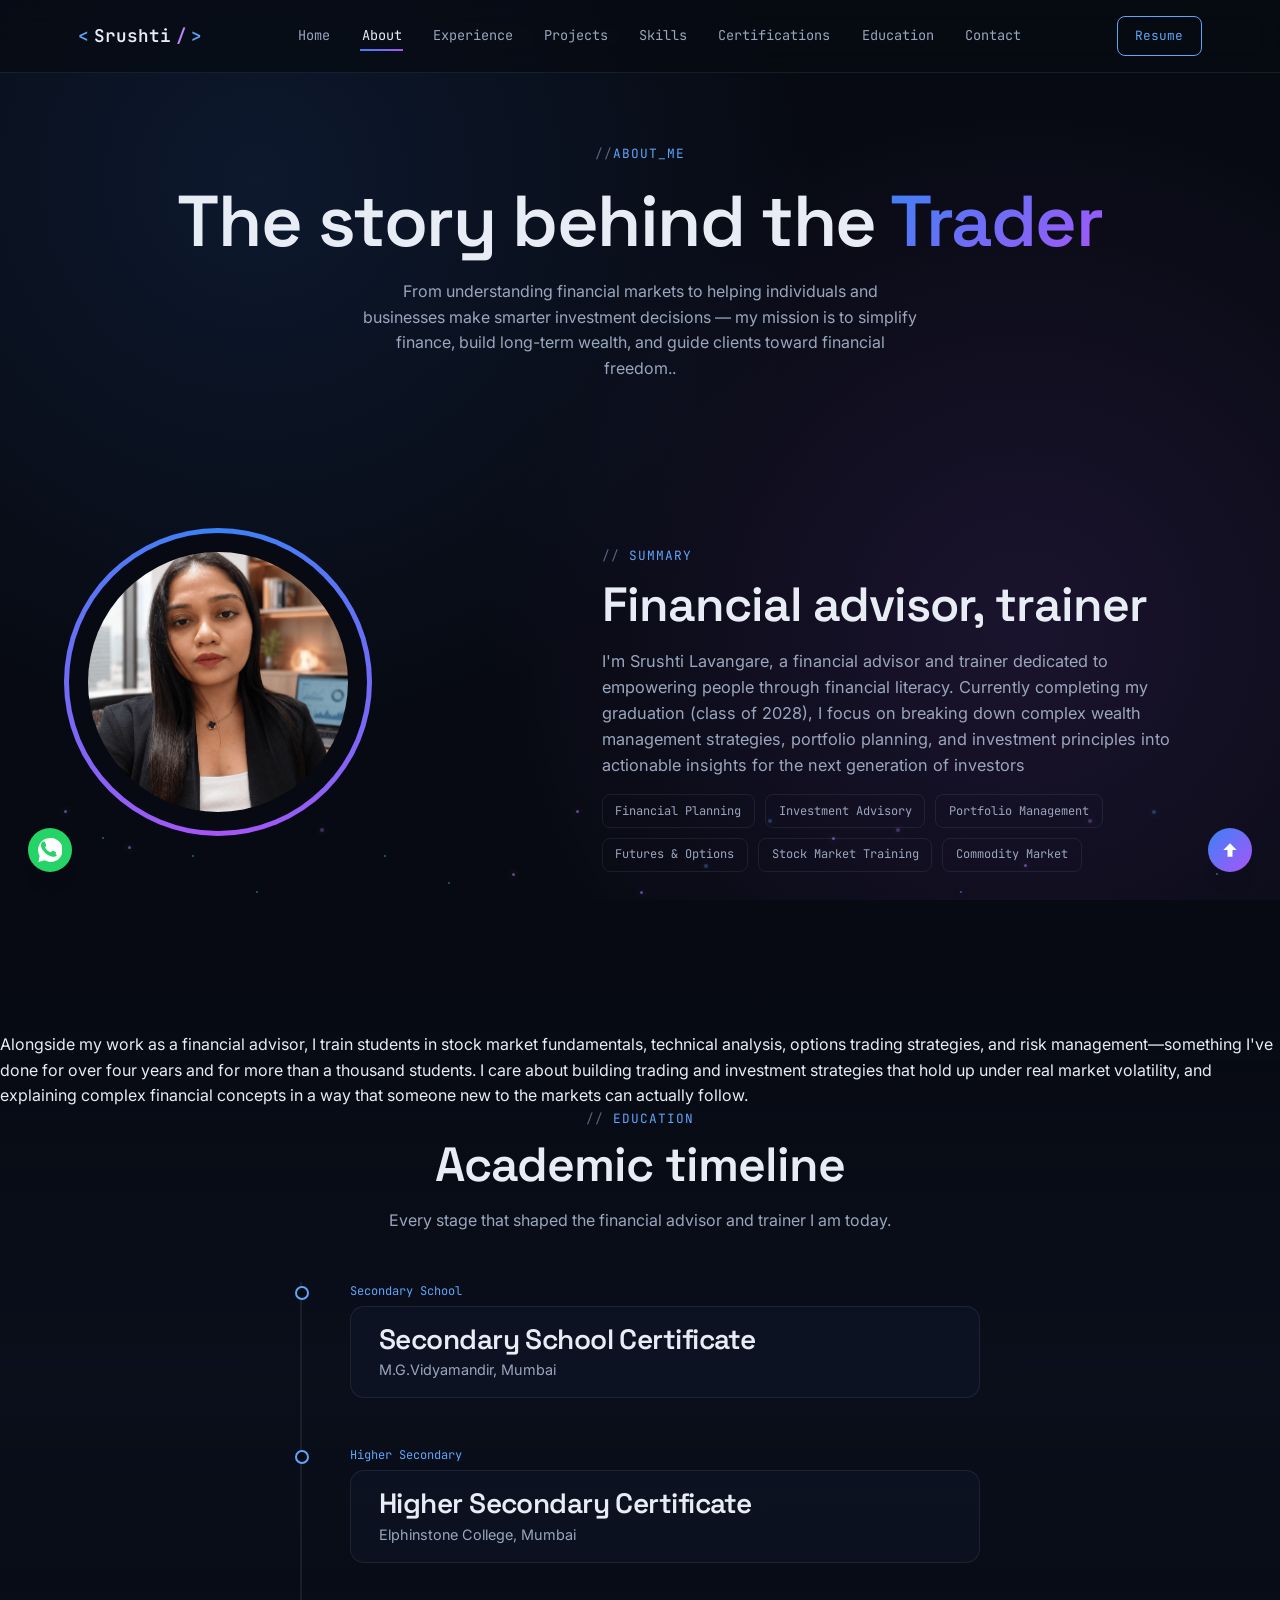
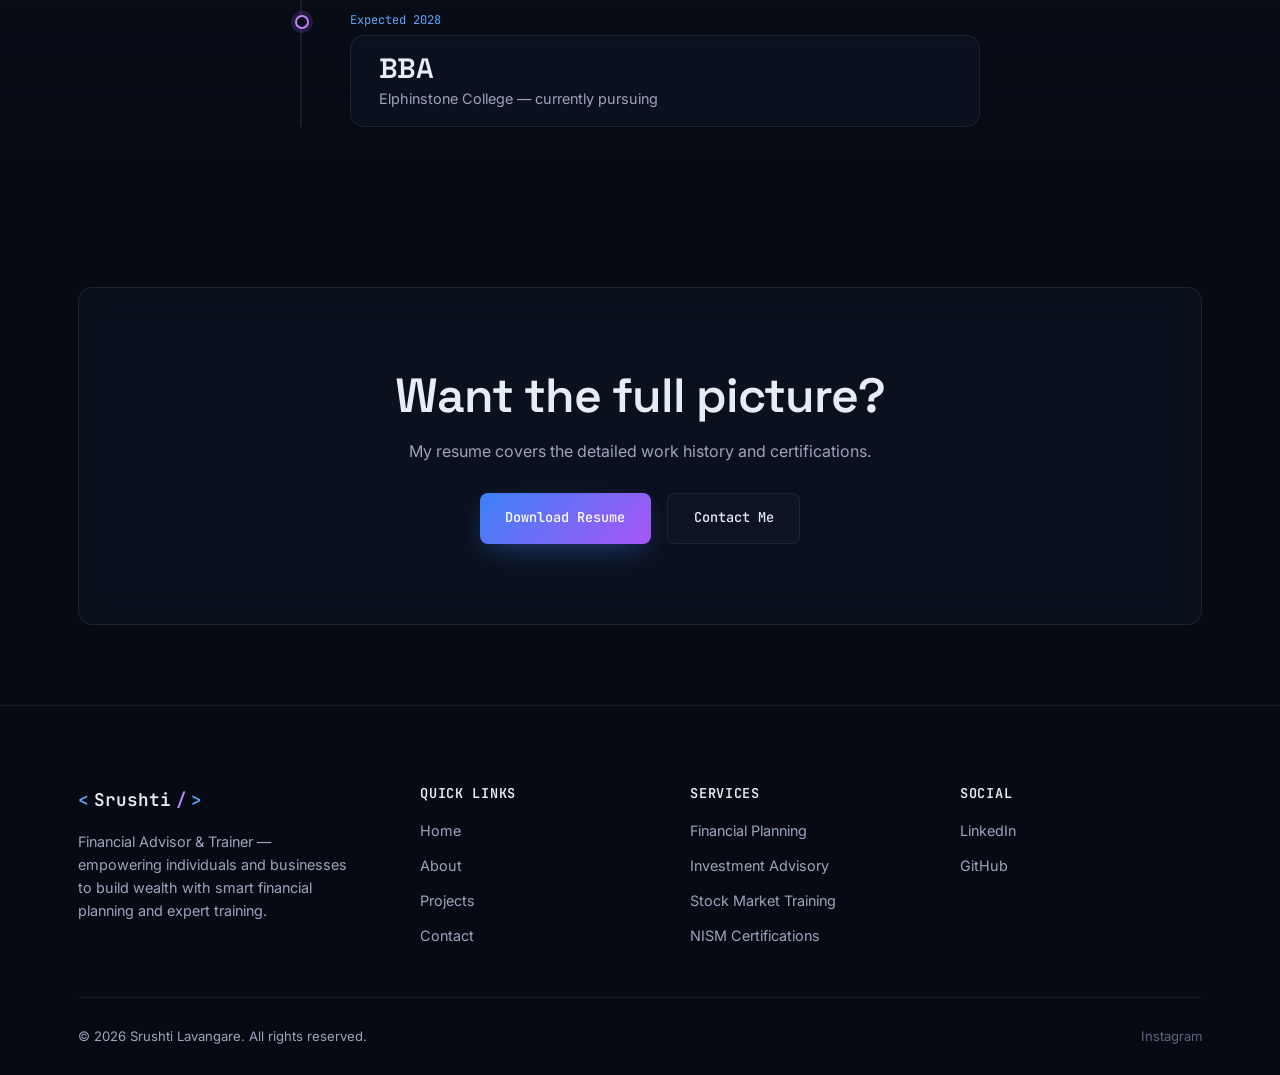
<file: Portfolio/about.html>
<!DOCTYPE html>
<html lang="en">
<head>
  <!-- ============ META / SEO ============ -->
  <meta charset="UTF-8">
  <meta name="viewport" content="width=device-width, initial-scale=1.0">
  <title>About | Srushti Lavangare</title>
  <meta name="description" content="Learn about Srushti Lavangare, a Financial Advisor and Commodity & Derivatives Trainer with expertise in financial planning, investment advisory, wealth management, and stock market education. Explore her professional journey, certifications, experience, and commitment to empowering investors..">
  <meta name="keywords" content="Srushti Lavangare, Financial Advisor, Financial Trainer, Investment Advisor, Stock Market Trainer, Commodity Trainer, Derivatives Trainer, Wealth Management, Financial Planning, Portfolio Management, NISM Certified, Personal Finance, Investment Planning, Mumbai Financial Advisor">
  <meta name="author" content="Srushti Lavangare">
  <link rel="canonical" href="https://Srushti.dev/about.html">

  <meta property="og:title" content="About | Srushti Lavangare">
  <meta property="og:description" content="Background, financial expertise, and the passions driving my work in wealth management and client training.">
  <meta property="og:type" content="profile">
  <meta property="og:url" content="https://Srushti.dev/about.html">
  <meta property="og:image" content="assets/images/profile.png">

  <meta name="twitter:card" content="summary_large_image">
  <meta name="twitter:title" content="About | Srushti Lavangare">
  <meta name="twitter:description" content="Background, financial expertise, and the passions driving my work in wealth management and client training.">

  <link rel="icon" type="image/png" href="assets/icons/favicon.png">

  <link rel="stylesheet" href="style.css">
  <link rel="stylesheet" href="responsive.css">
  <link rel="stylesheet" href="animations.css">
</head>
<body>

  <!-- ============================================================
       PAGE LOAD ANIMATION (CSS-only, fades out automatically)
       ============================================================ -->
  <div class="page-loader" aria-hidden="true">
    <div class="loader-mark"><span>&lt;</span><span>/</span><span>&gt;</span></div>
  </div>

  <div class="bg-fx" aria-hidden="true">
    <span></span><span></span><span></span><span></span><span></span>
    <span></span><span></span><span></span><span></span><span></span>
    <span></span><span></span><span></span><span></span><span></span>
    <span></span><span></span><span></span><span></span><span></span>
  </div>

  <!-- ============================================================
       NAVIGATION BAR
       ============================================================ -->
  <header>
    <nav class="navbar" aria-label="Primary navigation">
      <div class="container nav-inner">
        <a href="index.html" class="logo"><span class="bracket">&lt;</span>Srushti<span class="dot">/</span><span class="bracket">&gt;</span></a>

        <input type="checkbox" id="nav-toggle" class="nav-toggle-checkbox">

        <ul class="nav-links">
          <li><a href="index.html">Home</a></li>
          <li><a href="about.html" class="active">About</a></li>
          <li><a href="index.html#experience">Experience</a></li>
          <li><a href="services.html">Projects</a></li>
          <li><a href="index.html#skills">Skills</a></li>
          <li><a href="certifications.html">Certifications</a></li>
          <li><a href="about.html#education">Education</a></li>
          <li><a href="contact.html">Contact</a></li>
        </ul>

        <div class="nav-cta">
          <a href="assets/resume/Srushti_Resume.pdf" class="btn-resume-nav" download>Resume</a>
          <label for="nav-toggle" class="nav-toggle-label" aria-label="Toggle menu">
            <span></span><span></span><span></span>
          </label>
        </div>
      </div>
    </nav>
  </header>

  <main>
    <!-- ============================================================
         PAGE HERO
         ============================================================ -->
    <section class="page-hero reveal">
      <div class="container">
        <span class="mono-label" style="display:flex; justify-content:center;">about_me</span>
        <h1>The story behind the <span class="gradient-text">Trader</span></h1>
        <p>From understanding financial markets to helping individuals and businesses
           make smarter investment decisions — my mission is to simplify finance,
           build long-term wealth, and guide clients toward financial freedom..</p>
      </div>
    </section>

    <!-- ============================================================
         PROFESSIONAL SUMMARY
         ============================================================ -->
    <section class="section">
      <div class="container">
        <div class="about-grid">

          <div class="hero-visual reveal-left" style="justify-content:flex-start;">
            <div class="portrait-frame" style="width:280px; height:280px;">
              <div class="portrait-ring" aria-hidden="true"></div>
              <div class="portrait-photo">
                <img src="assets/images/profile.png" alt="Portrait of Srushti Lavangare" width="280" height="280">
              </div>
            </div>
          </div>

          <div class="reveal-right delay-1">
            <span class="mono-label">summary</span>
            <h2 style="margin-top:0.6rem;">Financial advisor, trainer</h2>
            <p style="margin-top:var(--space-sm); font-size:1.02rem;">
              I'm Srushti Lavangare, a financial advisor and trainer dedicated to empowering people through financial literacy. Currently completing my graduation (class of 2028), I focus on breaking down complex wealth management strategies,
               portfolio planning, and investment principles into actionable insights for the next generation of investors
            </p>
            <p style="margin-top:var(--space-sm); font-size:1.02rem;">
              
            </p>
            <div class="passion-tags">
              <span>Financial Planning</span><span>Investment Advisory</span><span>Portfolio Management</span><span>Futures & Options</span><span>Stock Market Training</span><span>Commodity Market</span>
            </div>
          </div>

        </div>
      </div>
    </section>

    <!-- ============================================================
         EDUCATION TIMELINE
         ============================================================ -->
    <section class="section section-alt" id="education">Alongside my work as a financial advisor, I train students in stock market fundamentals, technical analysis, options trading strategies, and risk management—something I've done for over four years and for more than a thousand students. I care about building trading and investment strategies that hold up under real market volatility, and explaining
       complex financial concepts in a way that someone new to the markets can actually follow.
      <div class="container">
        <div class="section-head reveal">
          <span class="mono-label">education</span>
          <h2>Academic timeline</h2>
          <p>Every stage that shaped the financial advisor and trainer I am today.</p>
        </div>

        <div class="timeline" style="max-width:680px; margin:0 auto;">

          <div class="timeline-item reveal-left">
            <span class="timeline-dot" aria-hidden="true"></span>
            <div class="timeline-year">Secondary School</div>
            <div class="glass-panel timeline-card">
              <h3>Secondary School Certificate</h3>
              <p class="org">M.G.Vidyamandir, Mumbai</p>
            </div>
          </div>

          <div class="timeline-item reveal-left delay-1">
            <span class="timeline-dot" aria-hidden="true"></span>
            <div class="timeline-year">Higher Secondary</div>
            <div class="glass-panel timeline-card">
              <h3>Higher Secondary Certificate</h3>
              <p class="org">Elphinstone College, Mumbai</p>
            </div>
          </div>

          <div class="timeline-item current reveal-left delay-3">
            <span class="timeline-dot" aria-hidden="true"></span>
            <div class="timeline-year">Expected 2028</div>
            <div class="glass-panel timeline-card">
              <h3>BBA </h3>
              <p class="org">Elphinstone College — currently pursuing</p>
            </div>
          </div>

        </div>
      </div>
    </section>

    <!-- ============================================================
         CONTACT CTA
         ============================================================ -->
    <section class="section">
      <div class="container">
        <div class="glass-panel reveal-scale" style="padding:var(--space-xl) var(--space-md); text-align:center;">
          <h2>Want the full picture?</h2>
          <p style="max-width:480px; margin:var(--space-sm) auto 0;">My resume covers the detailed work history and certifications.</p>
          <div style="margin-top:var(--space-md); display:flex; gap:var(--space-sm); justify-content:center; flex-wrap:wrap;">
            <a href="assets/resume/Srushti_Resume.pdf" class="btn btn-primary" download>Download Resume</a>
            <a href="contact.html" class="btn btn-outline">Contact Me</a>
          </div>
        </div>
      </div>
    </section>
  </main>

  <!-- ============================================================
       FOOTER
       ============================================================ -->
  <footer class="site-footer">
    <div class="container">
      <div class="footer-grid">

        <div class="footer-brand">
          <a href="index.html" class="logo"><span class="bracket">&lt;</span>Srushti<span class="dot">/</span><span class="bracket">&gt;</span></a>
          <p>Financial Advisor &amp; Trainer — empowering individuals and businesses to build wealth with smart financial planning and expert training.</p>
        </div>

        <div class="footer-col">
          <h4>Quick Links</h4>
          <ul>
            <li><a href="index.html">Home</a></li>
            <li><a href="about.html">About</a></li>
            <li><a href="projects.html">Projects</a></li>
            <li><a href="contact.html">Contact</a></li>
          </ul>
        </div>

        <div class="footer-col">
          <h4>Services</h4>
          <ul>
           <li><a href="index.html#services">Financial Planning</a></li>
            <li><a href="index.html#services">Investment Advisory</a></li>
            <li><a href="index.html#services">Stock Market Training</a></li>
            <li><a href="certifications.html">NISM Certifications</a></li>
          </ul>
        </div>

        <div class="footer-col">
          <h4>Social</h4>
          <ul>
            <li><a href="https://linkedin.com/in/Srushti" target="_blank" rel="noopener">LinkedIn</a></li>
            <li><a href="https://github.com/Srushti" target="_blank" rel="noopener">GitHub</a></li>
          </ul>
        </div>

      </div>

      <div class="footer-bottom">
        <p>&copy; 2026 Srushti Lavangare. All rights reserved.</p>
        <div class="footer-socials">
          <a href="https://www.instagram.com/imsrushti_/?hl=en" target="_blank" rel="noopener" aria-label="Instagram" class="link-underline">Instagram</a>
        </div>
      </div>
    </div>
  </footer>

  <a href="https://wa.me/918652795471" class="float-btn whatsapp-float" target="_blank" rel="noopener" aria-label="Chat on WhatsApp">
    <svg viewBox="0 0 24 24"><path d="M12 0a12 12 0 0 0-10.4 17.9L.4 24l6.3-1.65A12 12 0 1 0 12 0zm6.95 16.95c-.3.85-1.7 1.6-2.65 1.75-.7.1-1.55.15-2.5-.15-.6-.2-1.35-.4-2.3-.85-4.05-1.75-6.7-5.8-6.9-6.05-.2-.25-1.65-2.2-1.65-4.2 0-2 1.05-2.95 1.4-3.35.35-.4.8-.5 1.05-.5h.75c.25 0 .55-.05.85.65.3.7 1.05 2.5 1.15 2.7.1.2.15.4.05.65-.1.25-.15.4-.35.6-.2.25-.4.55-.55.7-.2.2-.4.45-.2.85.7 1.4 1.6 2.45 2.85 3.3 1.25.85 2 1.05 2.3 1.2.3.1.5.1.7-.05.2-.2.85-.95 1.1-1.3.25-.35.5-.3.8-.2.3.1 2.05.95 2.4 1.15.35.2.6.3.65.45.05.15.05.85-.25 1.7z"/></svg>
  </a>

  <a href="#" class="float-btn back-to-top" aria-label="Back to top">
    <svg viewBox="0 0 24 24"><path d="M12 4l-8 8h5v8h6v-8h5z"/></svg>
  </a>

</body>
</html>
</file>
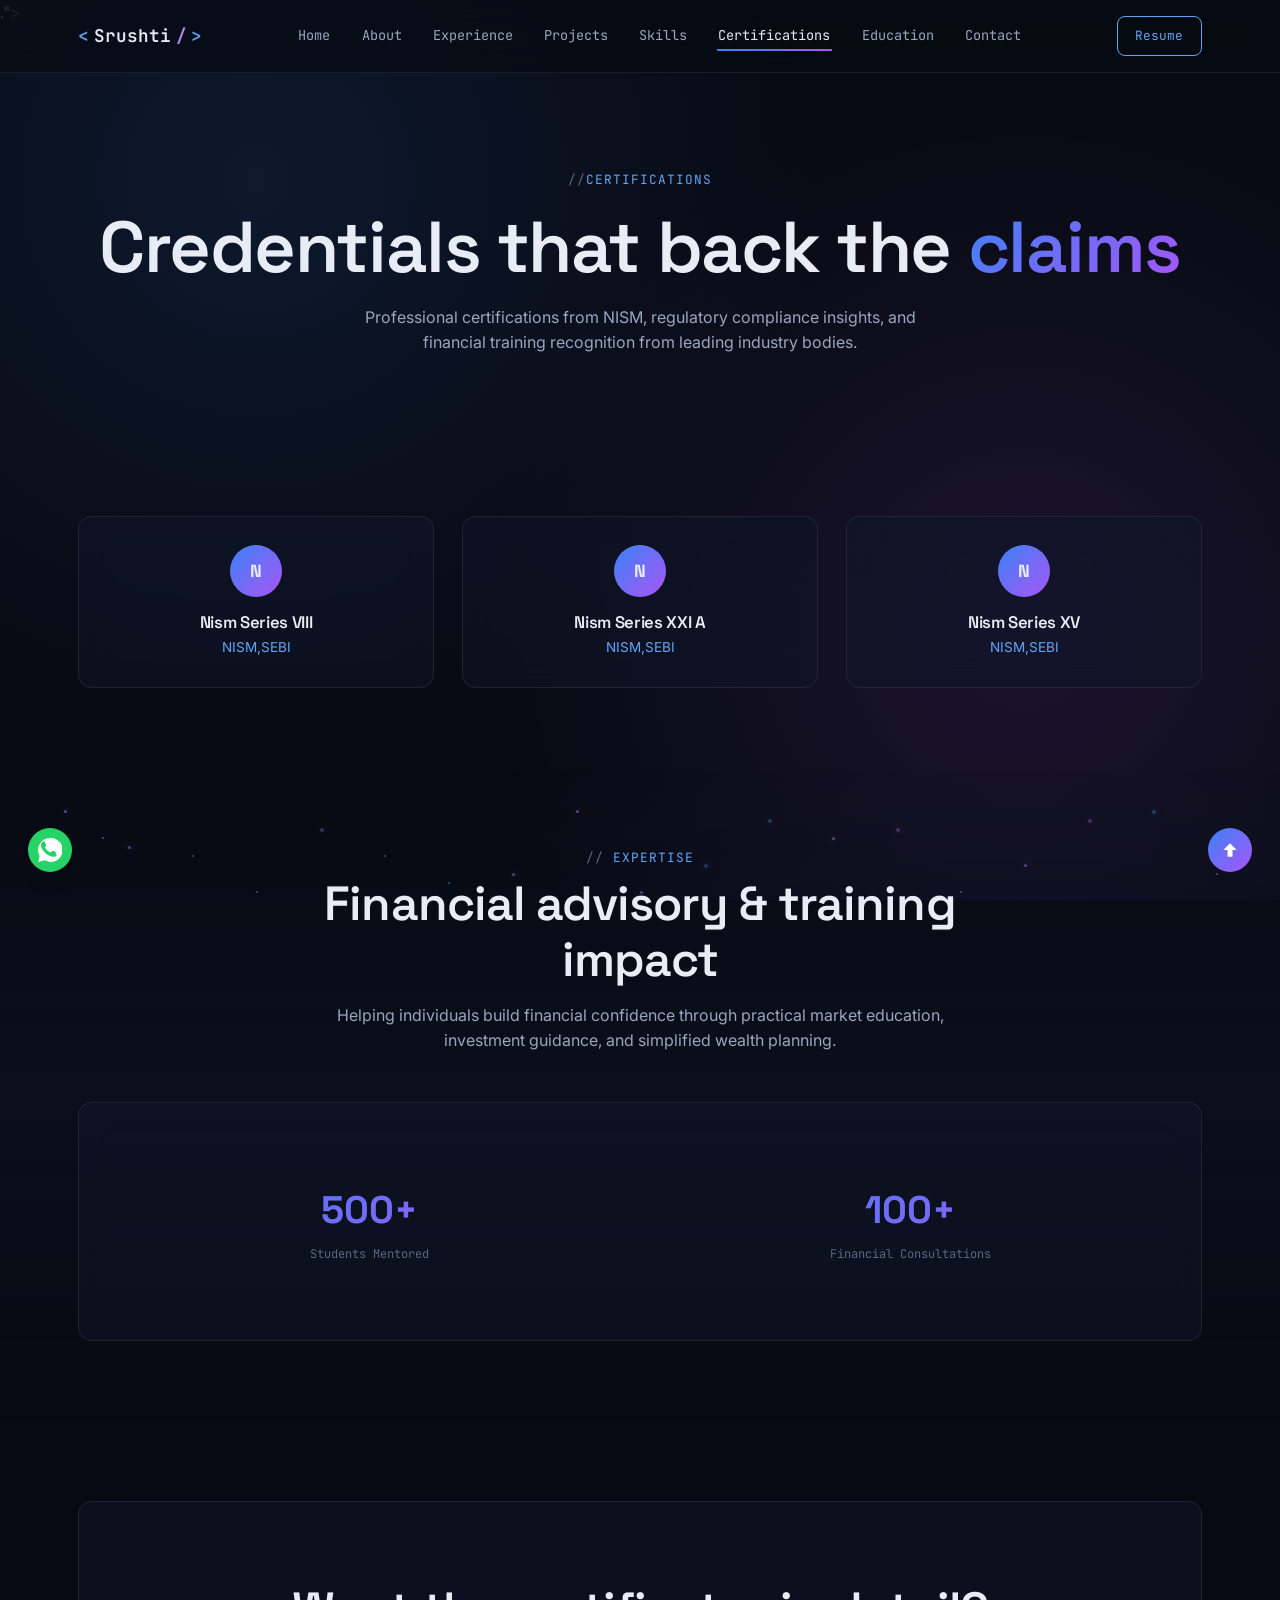
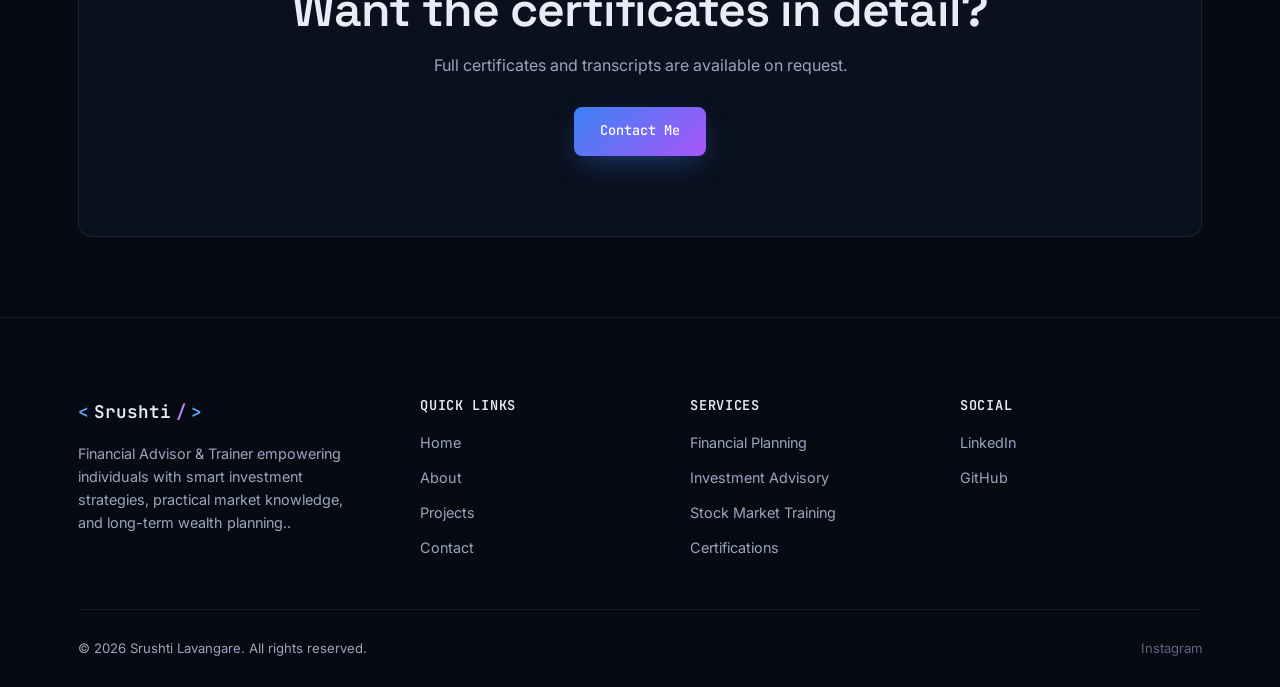
<file: Portfolio/certifications.html>
<!DOCTYPE html>
<html lang="en">
<head>
  <!-- ============ META / SEO ============ -->
  <meta charset="UTF-8">
  <meta name="viewport" content="width=device-width, initial-scale=1.0">
  <title>Certifications | Srushti Lavangare</title>
  <meta name="description" content="Certifications earned by Srushti Lavangare from Nism.">
  <meta name="keywords" content="Srushti Lavangare Certifications, Nism series VIII Certification, Nism series XXI A Certification, Nism series XV Certification">
  <meta name="author" content="Srushti Lavangare">
  <link rel="canonical" href="https://srushti.dev/certifications.html">

  <meta property="og:title" content="Certifications | Srushti Lavangare">
  <meta property="og:description" content="Certifications in  Nism series VIII Certification, Nism series XXI A Certification, Nism series XV Certification">
  <meta name="author" content="Srushti Lavangare">.">
  <meta property="og:type" content="website">
  <meta property="og:url" content="https://srushti.dev/certifications.html">
  <meta property="og:image" content="assets/images/profile.png">

  <meta name="twitter:card" content="summary_large_image">
  <meta name="twitter:title" content="Certifications | Srushti Lavangare">
  <meta name="twitter:description" content="Certifications in Nism series VIII Certification, Nism series XXI A Certification, Nism series XV Certification">

  <link rel="icon" type="image/png" href="assets/icons/favicon.png">

  <link rel="stylesheet" href="style.css">
  <link rel="stylesheet" href="responsive.css">
  <link rel="stylesheet" href="animations.css">
</head>
<body>

  <!-- ============================================================
       PAGE LOAD ANIMATION (CSS-only, fades out automatically)
       ============================================================ -->
  <div class="page-loader" aria-hidden="true">
    <div class="loader-mark"><span>&lt;</span><span>/</span><span>&gt;</span></div>
  </div>

  <div class="bg-fx" aria-hidden="true">
    <span></span><span></span><span></span><span></span><span></span>
    <span></span><span></span><span></span><span></span><span></span>
    <span></span><span></span><span></span><span></span><span></span>
    <span></span><span></span><span></span><span></span><span></span>
  </div>

  <!-- ============================================================
       NAVIGATION BAR
       ============================================================ -->
  <header>
    <nav class="navbar" aria-label="Primary navigation">
      <div class="container nav-inner">
        <a href="index.html" class="logo"><span class="bracket">&lt;</span>Srushti<span class="dot">/</span><span class="bracket">&gt;</span></a>

        <input type="checkbox" id="nav-toggle" class="nav-toggle-checkbox">

        <ul class="nav-links">
          <li><a href="index.html">Home</a></li>
          <li><a href="about.html">About</a></li>
          <li><a href="index.html#experience">Experience</a></li>
          <li><a href="services.html">Projects</a></li>
          <li><a href="index.html#skills">Skills</a></li>
          <li><a href="certifications.html" class="active">Certifications</a></li>
          <li><a href="about.html#education">Education</a></li>
          <li><a href="contact.html">Contact</a></li>
        </ul>

        <div class="nav-cta">
          <a href="assets/resume/Srushti_Resume.pdf" class="btn-resume-nav" download>Resume</a>
          <label for="nav-toggle" class="nav-toggle-label" aria-label="Toggle menu">
            <span></span><span></span><span></span>
          </label>
        </div>
      </div>
    </nav>
  </header>

  <main>
    <!-- ============================================================
         PAGE HERO
         ============================================================ -->
    <section class="page-hero reveal">
      <div class="container">
        <span class="mono-label" style="display:flex; justify-content:center;">certifications</span>
        <h1>Credentials that back the <span class="gradient-text">claims</span></h1>
        <p>Professional certifications from NISM, regulatory compliance insights, and financial training recognition from leading industry bodies.</p>
      </div>
    </section>

    <!-- ============================================================
         CERTIFICATIONS GRID
         ============================================================ -->
    <section class="section">
      <div class="container">
        <div class="cert-grid">

          <div class="glass-panel cert-card lift-card reveal-scale">
            <div class="cert-icon">N</div>
            <h3>Nism Series VIII</h3>
            <p class="cert-issuer">NISM,SEBI</p>
          </div>

          <div class="glass-panel cert-card lift-card reveal-scale delay-1">
            <div class="cert-icon">N</div>
            <h3>Nism Series XXI A</h3>
            <p class="cert-issuer">NISM,SEBI</p>
          </div>

          <div class="glass-panel cert-card lift-card reveal-scale delay-2">
            <div class="cert-icon">N</div>
            <h3>Nism Series XV</h3>
            <p class="cert-issuer">NISM,SEBI</p>
          </div>
          

        </div>
      </div>
    </section>

    <!-- ============================================================
         COMPETITIVE PROGRAMMING STATS
         ============================================================ -->
    <section class="section section-alt">
      <div class="container">
        <div class="section-head reveal">
          <span class="mono-label">expertise</span>
          <h2>Financial advisory & training impact</h2>
          <p>Helping individuals build financial confidence through practical market education,
        investment guidance, and simplified wealth planning.</p>
        </div>

        <div class="glass-panel reveal-scale" style="padding:var(--space-lg) var(--space-md);">
          <div class="stats-strip" style="grid-template-columns:repeat(2,1fr);">
            <div class="stat-item">
              <div class="stat-number gradient-text">500+</div>
              <div class="stat-label">Students Mentored</div>
            </div>
            <div class="stat-item">
              <div class="stat-number gradient-text">100+</div>
              <div class="stat-label">Financial Consultations</div>
            </div>
          </div>
        </div>
      </div>
    </section>

    <!-- ============================================================
         CONTACT CTA
         ============================================================ -->
    <section class="section">
      <div class="container">
        <div class="glass-panel reveal-scale" style="padding:var(--space-xl) var(--space-md); text-align:center;">
          <h2>Want the certificates in detail?</h2>
          <p style="max-width:480px; margin:var(--space-sm) auto 0;">Full certificates and transcripts are available on request.</p>
          <div style="margin-top:var(--space-md);">
            <a href="contact.html" class="btn btn-primary">Contact Me</a>
          </div>
        </div>
      </div>
    </section>
  </main>

  <!-- ============================================================
       FOOTER
       ============================================================ -->
  <footer class="site-footer">
    <div class="container">
      <div class="footer-grid">

        <div class="footer-brand">
          <a href="index.html" class="logo"><span class="bracket">&lt;</span>Srushti<span class="dot">/</span><span class="bracket">&gt;</span></a>
          <p> Financial Advisor &amp; Trainer empowering individuals with smart investment
              strategies, practical market knowledge, and long-term wealth planning..</p>
        </div>

        <div class="footer-col">
          <h4>Quick Links</h4>
          <ul>
            <li><a href="index.html">Home</a></li>
            <li><a href="about.html">About</a></li>
            <li><a href="services.html">Projects</a></li>
            <li><a href="contact.html">Contact</a></li>
          </ul>
        </div>

        <div class="footer-col">
          <h4>Services</h4>
          <ul>
            <li><a href="index.html#services">Financial Planning</a></li>
            <li><a href="index.html#services">Investment Advisory</a></li>
            <li><a href="index.html#services">Stock Market Training</a></li>
            <li><a href="certifications.html">Certifications</a></li>
          </ul>
        </div>

        <div class="footer-col">
          <h4>Social</h4>
          <ul>
            <li><a href="https://linkedin.com/in/srushti" target="_blank" rel="noopener">LinkedIn</a></li>
            <li><a href="https://github.com/srushti" target="_blank" rel="noopener">GitHub</a></li>
        
          </ul>
        </div>

      </div>

      <div class="footer-bottom">
        <p>&copy; 2026 Srushti Lavangare. All rights reserved.</p>
        <div class="footer-socials">
          <a href="https://instagram.com/imsrushti_" target="_blank" rel="noopener" aria-label="Instagram" class="link-underline">Instagram</a>
        </div>
      </div>
    </div>
  </footer>

  <a href="https://wa.me/918652795471" class="float-btn whatsapp-float" target="_blank" rel="noopener" aria-label="Chat on WhatsApp">
    <svg viewBox="0 0 24 24"><path d="M12 0a12 12 0 0 0-10.4 17.9L.4 24l6.3-1.65A12 12 0 1 0 12 0zm6.95 16.95c-.3.85-1.7 1.6-2.65 1.75-.7.1-1.55.15-2.5-.15-.6-.2-1.35-.4-2.3-.85-4.05-1.75-6.7-5.8-6.9-6.05-.2-.25-1.65-2.2-1.65-4.2 0-2 1.05-2.95 1.4-3.35.35-.4.8-.5 1.05-.5h.75c.25 0 .55-.05.85.65.3.7 1.05 2.5 1.15 2.7.1.2.15.4.05.65-.1.25-.15.4-.35.6-.2.25-.4.55-.55.7-.2.2-.4.45-.2.85.7 1.4 1.6 2.45 2.85 3.3 1.25.85 2 1.05 2.3 1.2.3.1.5.1.7-.05.2-.2.85-.95 1.1-1.3.25-.35.5-.3.8-.2.3.1 2.05.95 2.4 1.15.35.2.6.3.65.45.05.15.05.85-.25 1.7z"/></svg>
  </a>

  <a href="#" class="float-btn back-to-top" aria-label="Back to top">
    <svg viewBox="0 0 24 24"><path d="M12 4l-8 8h5v8h6v-8h5z"/></svg>
  </a>

</body>
</html>
</file>
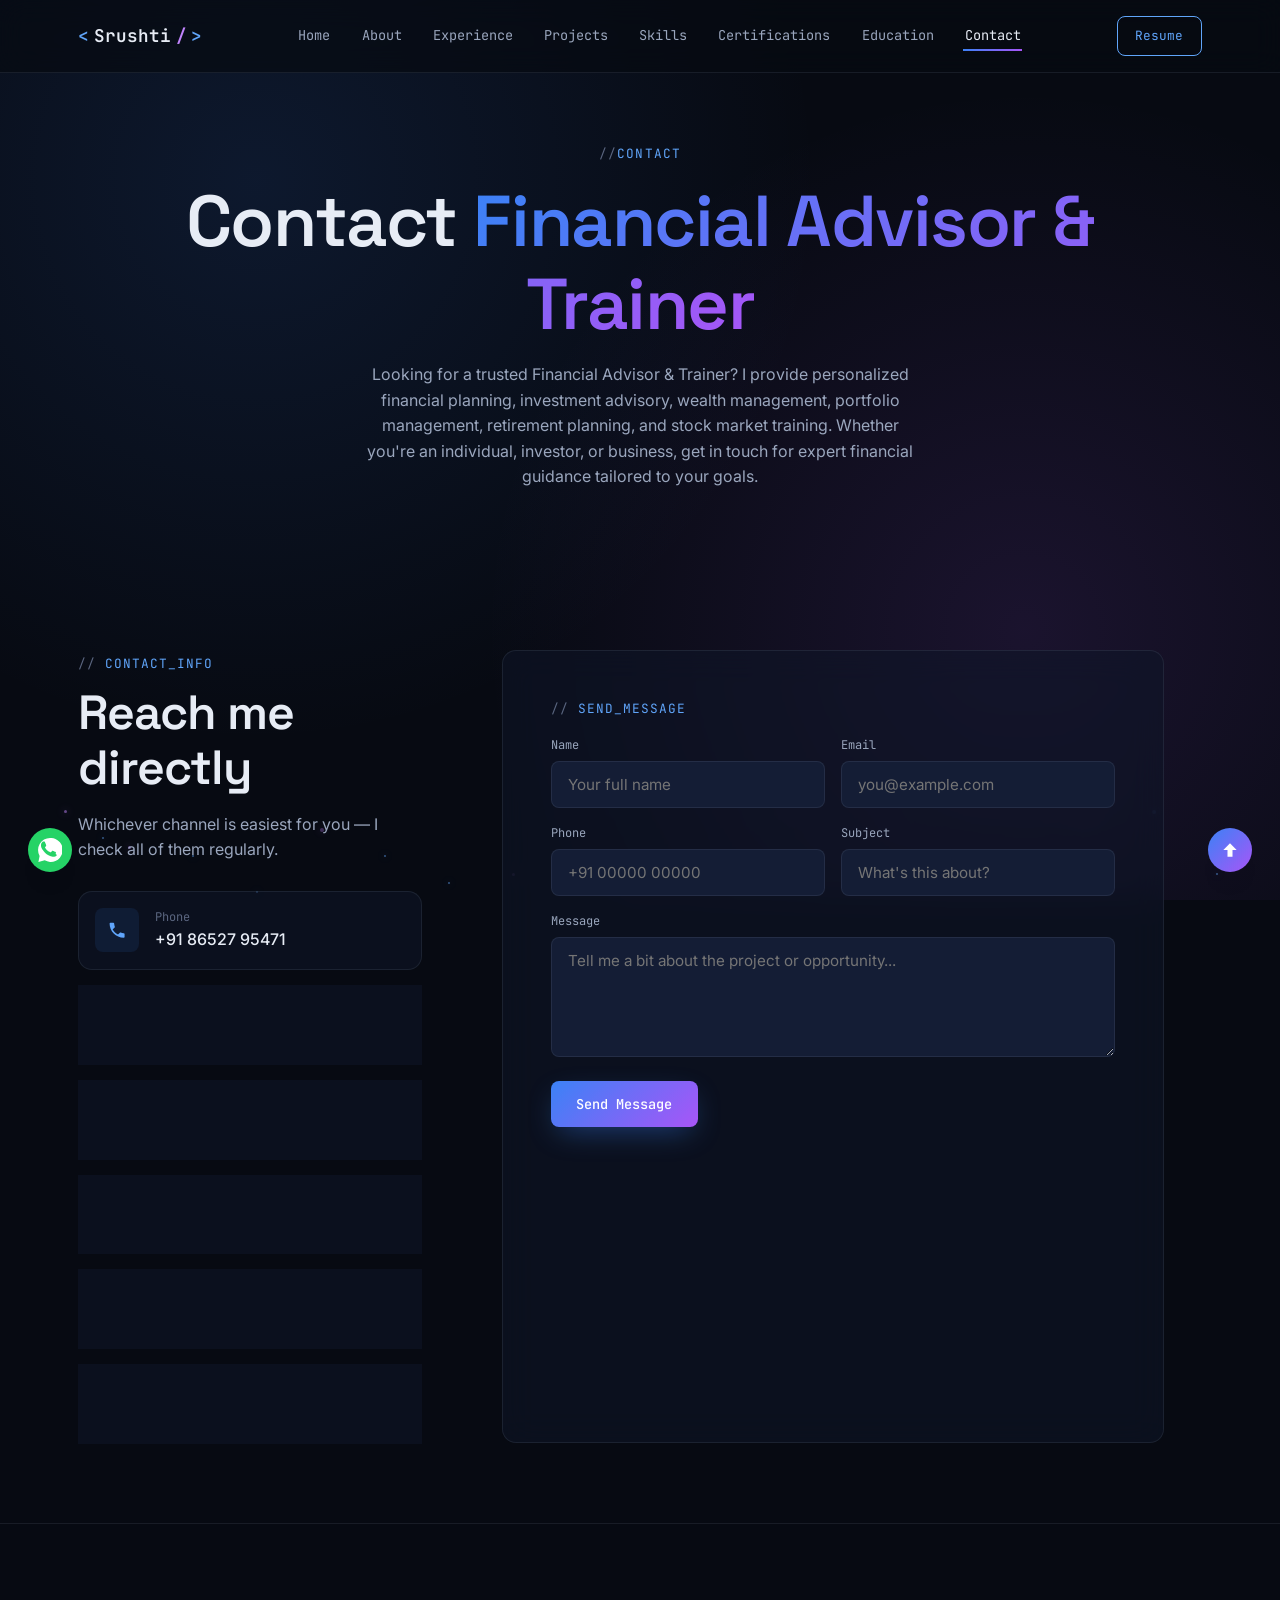
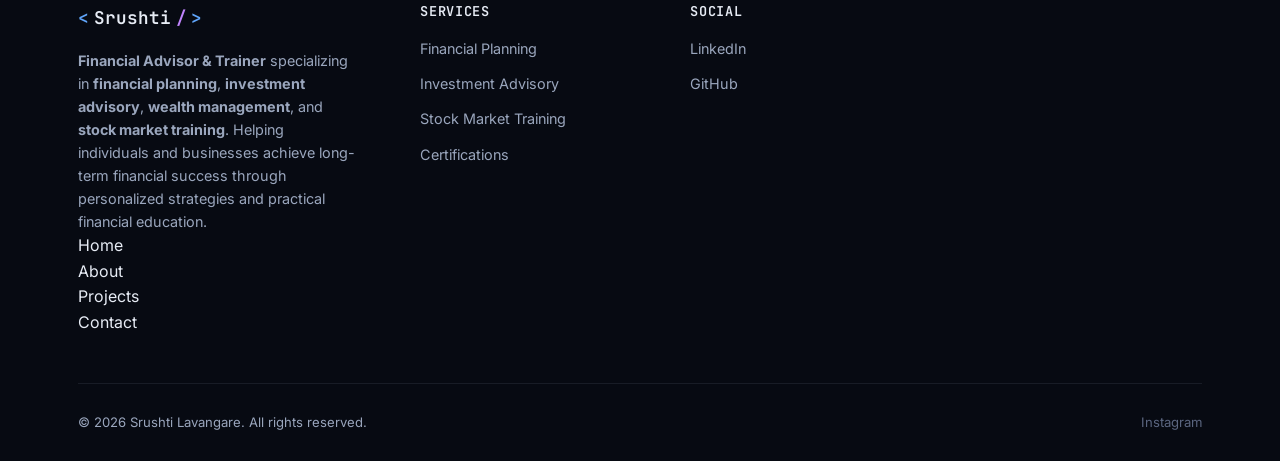
<file: Portfolio/contact.html>
<!DOCTYPE html>
<html lang="en">
<head>
  <!-- ============ META / SEO ============ -->
  <meta charset="UTF-8">
  <meta name="viewport" content="width=device-width, initial-scale=1.0">
  <title>Contact | Srushti Lavangare - Financial Advisor & Trainer</title>
  <meta name="description" content="Get in touch with Srushti for personalized financial planning, investment advisory, wealth management, and stock market training.">
  <meta name="keywords" content="Srushti, Financial Advisor, Investment Advisor, Wealth Management, Financial Planning, Stock Market Trainer, Mutual Funds, Personal Finance, Contact Financial Advisor">
  <meta name="author" content="Srushti Lavangare">
  <link rel="canonical" href="https://srushtilavangare.dev/contact.html">

  <meta property="og:title" content="Contact | Srushti Lavangare - Financial Advisor & Trainer">
  <meta property="og:description" content="Connect with Srushti for expert financial guidance, investment planning, and professional stock market training.">
  <meta property="og:type" content="website">
  <meta property="og:url" content="https://srushtilavangare.dev/contact.html">
  <meta property="og:image" content="assets/images/profile.png">

  <meta name="twitter:card" content="summary_large_image">
  <meta name="twitter:title" content="Contact | Srushti Lavangare - Financial Advisor & Trainer">
  <meta name="twitter:description" content="Book a consultation for financial planning, investment advisory, and stock market education.">

  <link rel="icon" type="image/png" href="assets/icons/favicon.png">

  <link rel="stylesheet" href="style.css">
  <link rel="stylesheet" href="responsive.css">
  <link rel="stylesheet" href="animations.css">
</head>
<body>

  <!-- ============================================================
       PAGE LOAD ANIMATION (CSS-only, fades out automatically)
       ============================================================ -->
  <div class="page-loader" aria-hidden="true">
    <div class="loader-mark"><span>&lt;</span><span>/</span><span>&gt;</span></div>
  </div>

  <div class="bg-fx" aria-hidden="true">
    <span></span><span></span><span></span><span></span><span></span>
    <span></span><span></span><span></span><span></span><span></span>
    <span></span><span></span><span></span><span></span><span></span>
    <span></span><span></span><span></span><span></span><span></span>
  </div>

  <!-- ============================================================
       NAVIGATION BAR
       ============================================================ -->
  <header>
    <nav class="navbar" aria-label="Primary navigation">
      <div class="container nav-inner">
        <a href="index.html" class="logo"><span class="bracket">&lt;</span>Srushti<span class="dot">/</span><span class="bracket">&gt;</span></a>

        <input type="checkbox" id="nav-toggle" class="nav-toggle-checkbox">

        <ul class="nav-links">
          <li><a href="index.html">Home</a></li>
          <li><a href="about.html">About</a></li>
          <li><a href="index.html#experience">Experience</a></li>
          <li><a href="services.html">Projects</a></li>
          <li><a href="index.html#skills">Skills</a></li>
          <li><a href="certifications.html">Certifications</a></li>
          <li><a href="about.html#education">Education</a></li>
          <li><a href="contact.html" class="active">Contact</a></li>
        </ul>

        <div class="nav-cta">
          <a href="assets/resume/Srushti_Resume.pdf" class="btn-resume-nav" download>Resume</a>
          <label for="nav-toggle" class="nav-toggle-label" aria-label="Toggle menu">
            <span></span><span></span><span></span>
          </label>
        </div>
      </div>
    </nav>
  </header>

  <main>
    <!-- ============================================================
         PAGE HERO
         ============================================================ -->
    <section class="page-hero reveal">
      <div class="container">
        <span class="mono-label" style="display:flex; justify-content:center;">contact</span>
        <h1>Contact <span class="gradient-text">Financial Advisor & Trainer</span></h1>
        <p>Looking for a trusted Financial Advisor &amp; Trainer? I provide personalized
           financial planning, investment advisory, wealth management, portfolio management,
           retirement planning, and stock market training. Whether you're an individual,
           investor, or business, get in touch for expert financial guidance tailored to
           your goals.</p>
      </div>
    </section>

    <!-- ============================================================
         CONTACT FORM + INFO
         ============================================================ -->
    <section class="section">
      <div class="container">
        <div class="contact-grid">

          <div class="reveal-left">
            <span class="mono-label">contact_info</span>
            <h2 style="margin-top:0.6rem;">Reach me directly</h2>
            <p style="margin-top:var(--space-sm);">Whichever channel is easiest for you — I check all of them regularly.</p>

            <div class="contact-info-list">
              <div class="glass-panel contact-info-item">
                <div class="icon-box">
                  <svg viewBox="0 0 24 24"><path d="M6.6 10.8c1.4 2.8 3.8 5.1 6.6 6.6l2.2-2.2c.3-.3.7-.4 1-.2 1.2.5 2.4.8 3.7.8.6 0 1 .4 1 1v3.5c0 .6-.4 1-1 1-9.4 0-17-7.6-17-17 0-.6.5-1 1-1h3.5c.6 0 1 .4 1 1 0 1.3.3 2.5.8 3.7.1.4 0 .8-.2 1l-2.2 2.2z"/></svg>
                </div>
                <div>
                  <div class="label">Phone</div>
                  <div class="value">+91 86527 95471</div>
                </div>
              </div>

              <div class="glass-panel contact-info-item">
                <div class="icon-box">
                  <svg viewBox="0 0 24 24"><path d="M2 4h20a1 1 0 0 1 1 1v14a1 1 0 0 1-1 1H2a1 1 0 0 1-1-1V5a1 1 0 0 1 1-1zm19.4 2.1l-9.4 7-9.4-7H21.4zM1 8.4V18h22V8.4l-9.6 7.1a1 1 0 0 1-1.2 0L1 8.4z"/></svg>
                </div>
                <div>
                  <div class="label">Email</div>
                  <div class="value">Srushti.dev@gmail.com</div>
                </div>
              </div>

              <div class="glass-panel contact-info-item">
                <div class="icon-box">
                  <svg viewBox="0 0 24 24"><path d="M12 0C7 0 3 4 3 9c0 6.5 9 15 9 15s9-8.5 9-15c0-5-4-9-9-9zm0 12a3 3 0 1 1 0-6 3 3 0 0 1 0 6z"/></svg>
                </div>
                <div>
                  <div class="label">Location</div>
                  <div class="value">Maharashtra, India</div>
                </div>
              </div>

              <div class="glass-panel contact-info-item">
                <div class="icon-box">
                  <svg viewBox="0 0 24 24"><path d="M12 0a12 12 0 0 0-10.4 17.9L.4 24l6.3-1.65A12 12 0 1 0 12 0zm6.95 16.95c-.3.85-1.7 1.6-2.65 1.75-.7.1-1.55.15-2.5-.15-.6-.2-1.35-.4-2.3-.85-4.05-1.75-6.7-5.8-6.9-6.05-.2-.25-1.65-2.2-1.65-4.2 0-2 1.05-2.95 1.4-3.35.35-.4.8-.5 1.05-.5h.75c.25 0 .55-.05.85.65.3.7 1.05 2.5 1.15 2.7.1.2.15.4.05.65-.1.25-.15.4-.35.6-.2.25-.4.55-.55.7-.2.2-.4.45-.2.85.7 1.4 1.6 2.45 2.85 3.3 1.25.85 2 1.05 2.3 1.2.3.1.5.1.7-.05.2-.2.85-.95 1.1-1.3.25-.35.5-.3.8-.2.3.1 2.05.95 2.4 1.15.35.2.6.3.65.45.05.15.05.85-.25 1.7z"/></svg>
                </div>
                <div>
                  <div class="label">WhatsApp</div>
                  <div class="value">+91 86527 95471</div>
                </div>
              </div>

              <div class="glass-panel contact-info-item">
                <div class="icon-box">
                  <svg viewBox="0 0 24 24"><path d="M19 0h-14c-2.76 0-5 2.24-5 5v14c0 2.76 2.24 5 5 5h14c2.76 0 5-2.24 5-5v-14c0-2.76-2.24-5-5-5zm-11 19h-3v-9h3v9zm-1.5-10.27c-.97 0-1.75-.79-1.75-1.76s.78-1.76 1.75-1.76 1.75.79 1.75 1.76-.78 1.76-1.75 1.76zm13.5 10.27h-3v-4.5c0-1.07-.02-2.45-1.5-2.45-1.5 0-1.73 1.17-1.73 2.37v4.58h-3v-9h2.88v1.23h.04c.4-.75 1.38-1.54 2.84-1.54 3.04 0 3.6 2 3.6 4.59v4.72z"/></svg>
                </div>
                <div>
                  <div class="label">LinkedIn</div>
                  <div class="value">linkedin.com/in/srushti</div>
                </div>
              </div>

              <div class="glass-panel contact-info-item">
                <div class="icon-box">
                  <svg viewBox="0 0 24 24"><path d="M12 .5c-6.63 0-12 5.37-12 12 0 5.3 3.44 9.8 8.21 11.39.6.11.82-.26.82-.58 0-.29-.01-1.04-.02-2.04-3.34.72-4.04-1.61-4.04-1.61-.55-1.39-1.34-1.76-1.34-1.76-1.09-.75.08-.73.08-.73 1.2.08 1.84 1.24 1.84 1.24 1.07 1.83 2.81 1.3 3.5.99.11-.78.42-1.3.76-1.6-2.67-.3-5.47-1.34-5.47-5.93 0-1.31.47-2.38 1.24-3.22-.12-.3-.54-1.52.12-3.18 0 0 1.01-.32 3.3 1.23.96-.27 1.98-.4 3-.4s2.04.13 3 .4c2.29-1.55 3.3-1.23 3.3-1.23.66 1.66.24 2.88.12 3.18.77.84 1.24 1.91 1.24 3.22 0 4.6-2.81 5.62-5.49 5.92.43.37.81 1.1.81 2.22 0 1.6-.01 2.89-.01 3.29 0 .32.21.7.82.58 4.77-1.59 8.21-6.09 8.21-11.39 0-6.63-5.37-12-12-12z"/></svg>
                </div>
                <div>
                  <div class="label">GitHub</div>
                  <div class="value">github.com/srushti</div>
                </div>
              </div>
            </div>
          </div>

          <form class="glass-panel contact-form reveal-right delay-1" action="#" method="POST">
            <span class="mono-label">send_message</span>

            <div class="form-row">
              <div class="form-field">
                <label for="name">Name</label>
                <input type="text" id="name" name="name" placeholder="Your full name" required>
              </div>
              <div class="form-field">
                <label for="email">Email</label>
                <input type="email" id="email" name="email" placeholder="you@example.com" required>
              </div>
            </div>

            <div class="form-row">
              <div class="form-field">
                <label for="phone">Phone</label>
                <input type="tel" id="phone" name="phone" placeholder="+91 00000 00000">
              </div>
              <div class="form-field">
                <label for="subject">Subject</label>
                <input type="text" id="subject" name="subject" placeholder="What's this about?" required>
              </div>
            </div>

            <div class="form-field">
              <label for="message">Message</label>
              <textarea id="message" name="message" placeholder="Tell me a bit about the project or opportunity..." required></textarea>
            </div>

            <button type="submit" class="btn btn-primary">Send Message</button>
          </form>

        </div>
      </div>
    </section>
  </main>

  <!-- ============================================================
       FOOTER
       ============================================================ -->
  <footer class="site-footer">
    <div class="container">
      <div class="footer-grid">

        <div class="footer-brand">
          <a href="index.html" class="logo"><span class="bracket">&lt;</span>Srushti<span class="dot">/</span><span class="bracket">&gt;</span></a>
          <p><strong>Financial Advisor &amp; Trainer</strong> specializing in
          <strong>financial planning</strong>, <strong>investment advisory</strong>,
          <strong>wealth management</strong>, and <strong>stock market training</strong>.
          Helping individuals and businesses achieve long-term financial success through
          personalized strategies and practical financial education.
          </p>


          <ul>
            <li><a href="index.html">Home</a></li>
            <li><a href="about.html">About</a></li>
            <li><a href="services.html">Projects</a></li>
            <li><a href="contact.html">Contact</a></li>
          </ul>
        </div>

        <div class="footer-col">
          <h4>Services</h4>
          <ul>
            <li><a href="index.html#services">Financial Planning</a></li>
            <li><a href="index.html#services">Investment Advisory</a></li>
            <li><a href="index.html#services">Stock Market Training</a></li>
            <li><a href="certifications.html">Certifications</a></li>
          </ul>
        </div>

        <div class="footer-col">
          <h4>Social</h4>
          <ul>
            <li><a href="https://linkedin.com/in/srushti" target="_blank" rel="noopener">LinkedIn</a></li>
            <li><a href="https://github.com/srushti" target="_blank" rel="noopener">GitHub</a></li>
          </ul>
        </div>

      </div>

      <div class="footer-bottom">
        <p>&copy; 2026 Srushti Lavangare. All rights reserved.</p>
        <div class="footer-socials">
          <a href="https://www.instagram.com/imsrushti_/" target="_blank" rel="noopener" aria-label="Instagram" class="link-underline">Instagram</a>
        </div>
      </div>
    </div>
  </footer>

  <a href="https://wa.me/918652795471" class="float-btn whatsapp-float" target="_blank" rel="noopener" aria-label="Chat on WhatsApp">
    <svg viewBox="0 0 24 24"><path d="M12 0a12 12 0 0 0-10.4 17.9L.4 24l6.3-1.65A12 12 0 1 0 12 0zm6.95 16.95c-.3.85-1.7 1.6-2.65 1.75-.7.1-1.55.15-2.5-.15-.6-.2-1.35-.4-2.3-.85-4.05-1.75-6.7-5.8-6.9-6.05-.2-.25-1.65-2.2-1.65-4.2 0-2 1.05-2.95 1.4-3.35.35-.4.8-.5 1.05-.5h.75c.25 0 .55-.05.85.65.3.7 1.05 2.5 1.15 2.7.1.2.15.4.05.65-.1.25-.15.4-.35.6-.2.25-.4.55-.55.7-.2.2-.4.45-.2.85.7 1.4 1.6 2.45 2.85 3.3 1.25.85 2 1.05 2.3 1.2.3.1.5.1.7-.05.2-.2.85-.95 1.1-1.3.25-.35.5-.3.8-.2.3.1 2.05.95 2.4 1.15.35.2.6.3.65.45.05.15.05.85-.25 1.7z"/></svg>
  </a>

  <a href="#" class="float-btn back-to-top" aria-label="Back to top">
    <svg viewBox="0 0 24 24"><path d="M12 4l-8 8h5v8h6v-8h5z"/></svg>
  </a>

</body>
</html>
</file>
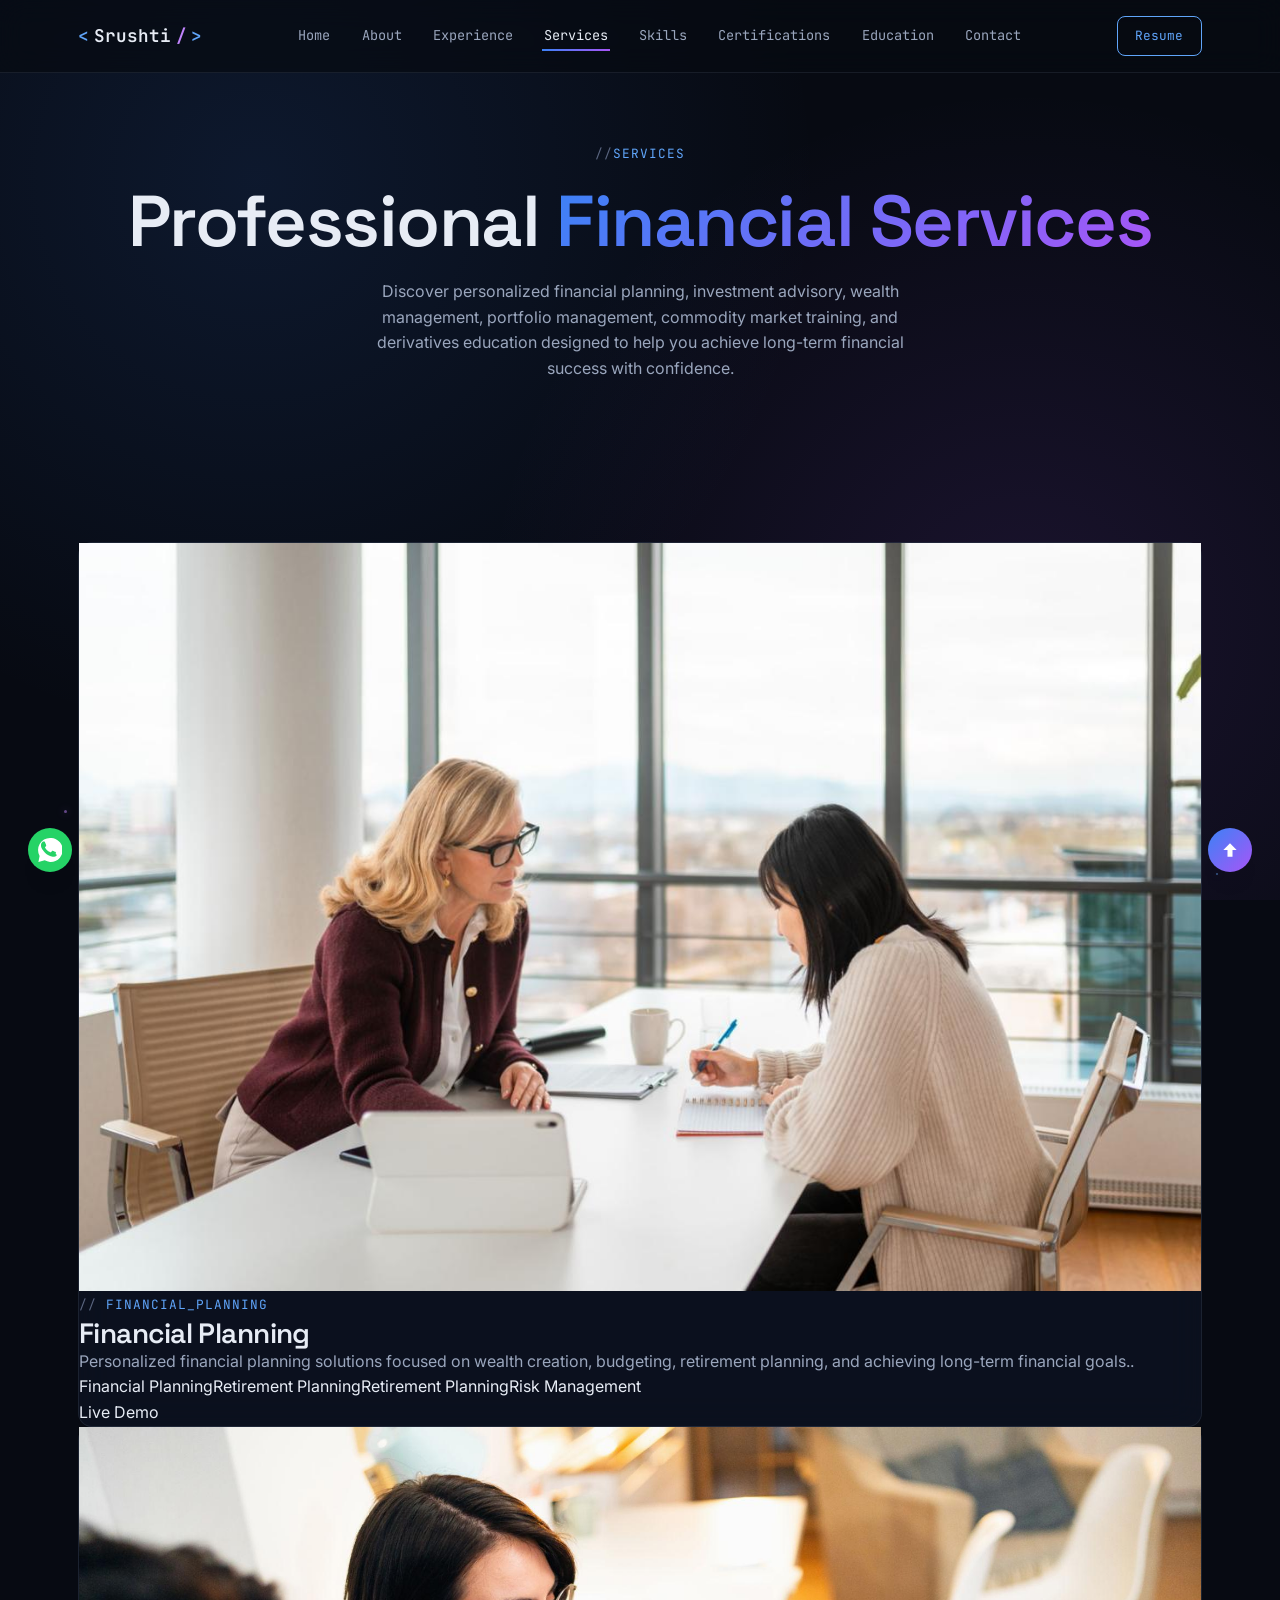
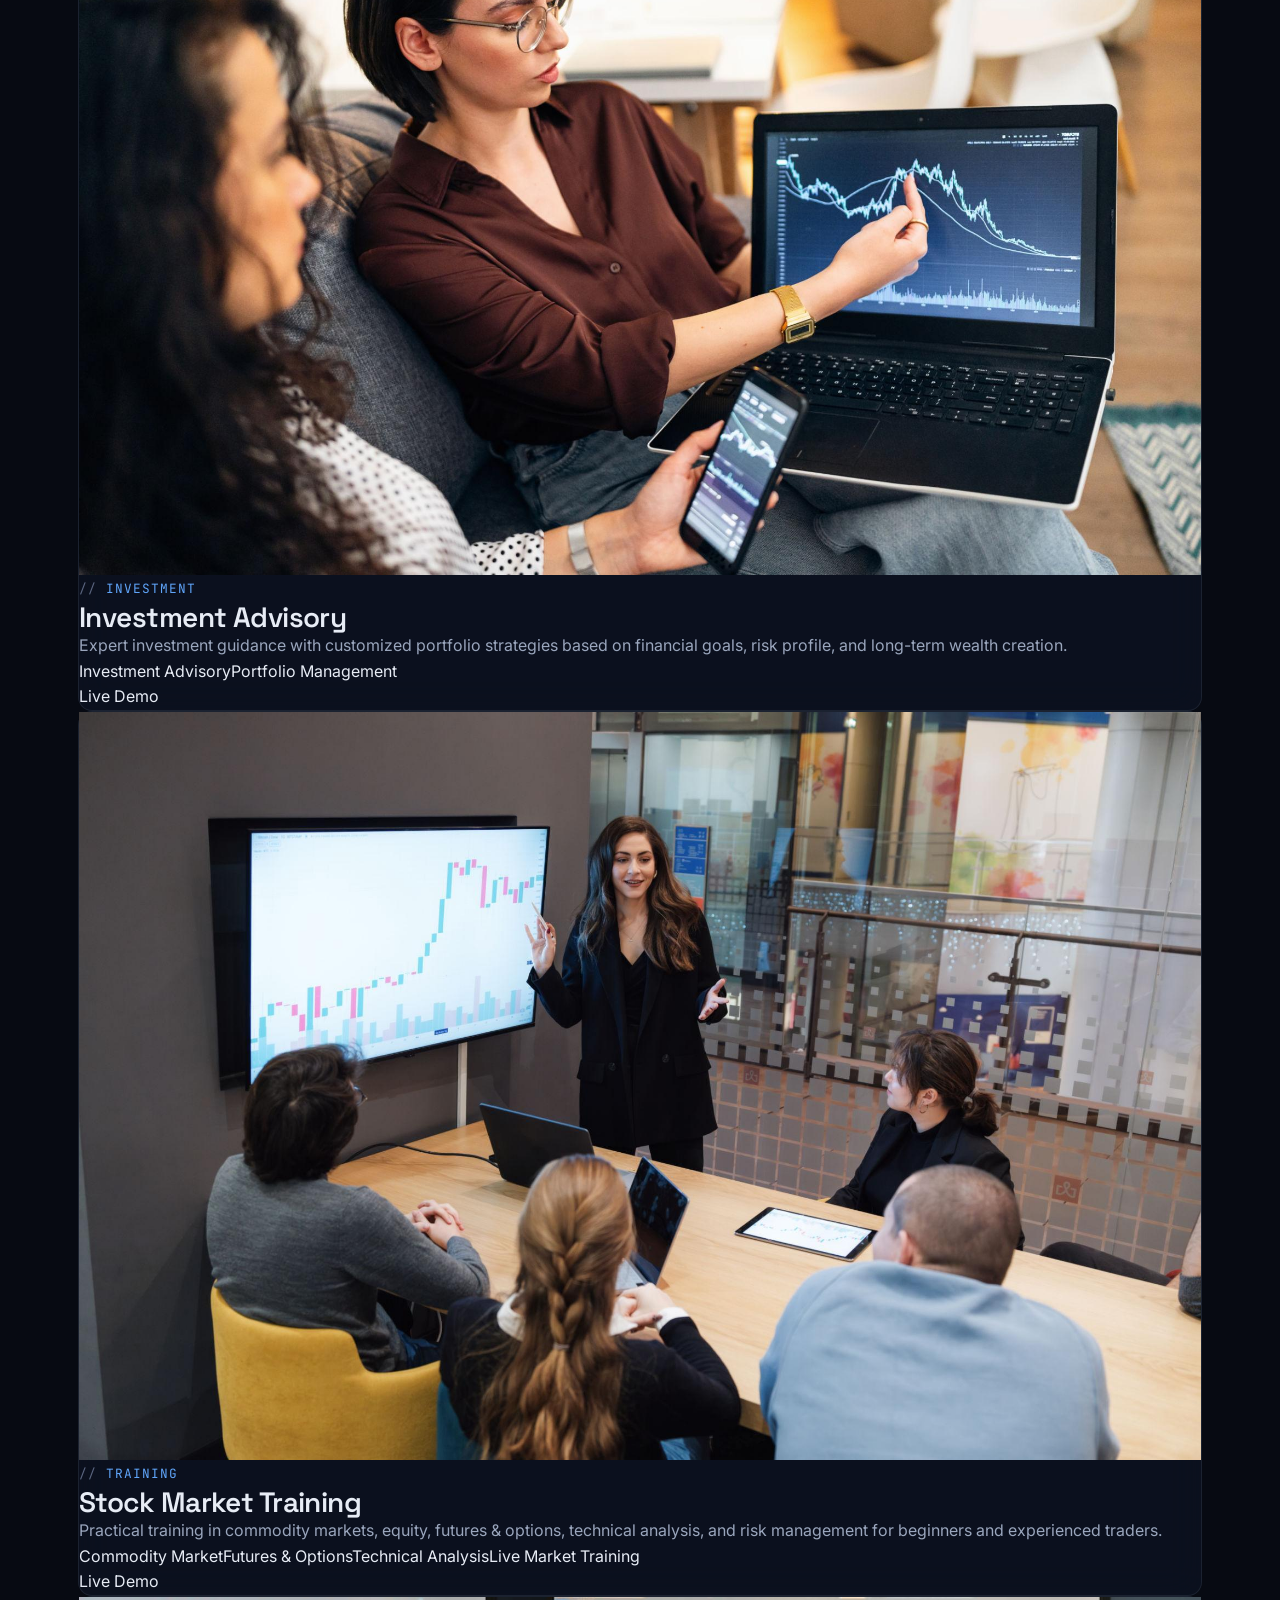
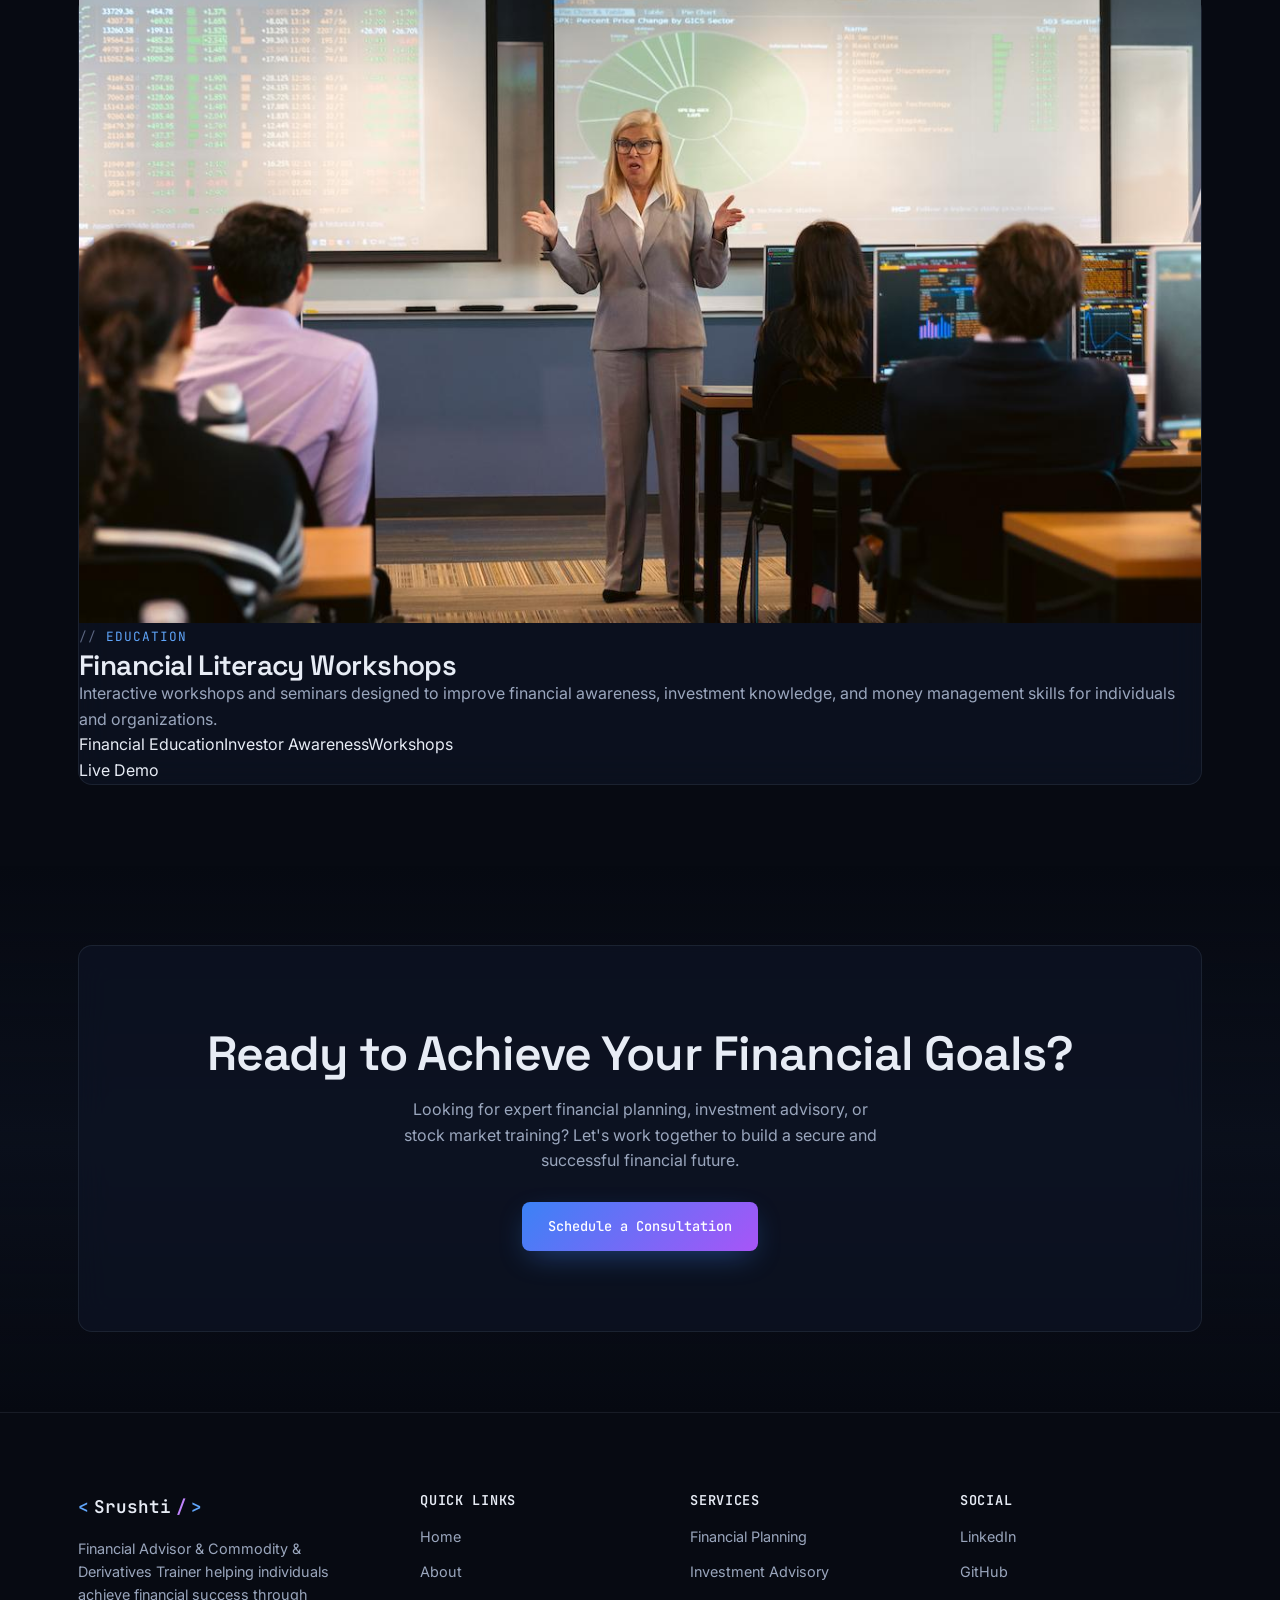
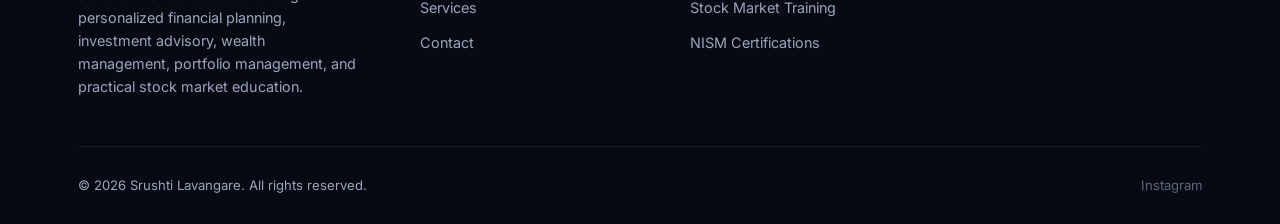
<file: Portfolio/services.html>
<!DOCTYPE html>
<html lang="en">
<head>
  <!-- ============ META / SEO ============ -->
  <meta charset="UTF-8">
  <meta name="viewport" content="width=device-width, initial-scale=1.0">
  <title>Services | Srushti Lavangare</title>
  <meta name="description" content="Explore the financial services offered by Srushti Lavangare, including financial planning, investment advisory, wealth management, portfolio management, stock market training, commodity market training, and derivatives trading education.">
  <meta name="keywords" content="Srushti Lavangare, Financial Advisor, Financial Planning, Investment Advisory, Wealth Management, Portfolio Management, Stock Market Training, Commodity Market Training, Derivatives Training, Financial Literacy, Investment Consultant, NISM Certified, Mumbai Financial Advisor">
  <meta name="author" content="Srushti Lavangare">
  <link rel="canonical" href="https://srushti.dev/services.html">

  <meta property="og:title" content="Financial Services | Srushti Lavangare">
  <meta property="og:description" content="Professional financial planning, investment advisory, wealth management, commodity market training, derivatives trading education, and stock market training.">
  <meta property="og:type" content="website">
  <meta property="og:url" content="https://srushti.dev/services.html">
  <meta property="og:image" content="assets/images/profile.png">

  <meta name="twitter:card" content="summary_large_image">
  <meta name="twitter:title" content="Financial Services | Srushti Lavangare">
  <meta name="twitter:description" content="Explore financial planning, investment advisory, wealth management, and stock market training services by Srushti Lavangare.">

  <link rel="icon" type="image/png" href="assets/icons/favicon.png">

  <link rel="stylesheet" href="style.css">
  <link rel="stylesheet" href="responsive.css">
  <link rel="stylesheet" href="animations.css">
</head>
<body>

  <!-- ============================================================
       PAGE LOAD ANIMATION (CSS-only, fades out automatically)
       ============================================================ -->
  <div class="page-loader" aria-hidden="true">
    <div class="loader-mark"><span>&lt;</span><span>/</span><span>&gt;</span></div>
  </div>

  <div class="bg-fx" aria-hidden="true">
    <span></span><span></span><span></span><span></span><span></span>
    <span></span><span></span><span></span><span></span><span></span>
    <span></span><span></span><span></span><span></span><span></span>
    <span></span><span></span><span></span><span></span><span></span>
  </div>

  <!-- ============================================================
       NAVIGATION BAR
       ============================================================ -->
  <header>
    <nav class="navbar" aria-label="Primary navigation">
      <div class="container nav-inner">
        <a href="index.html" class="logo"><span class="bracket">&lt;</span>Srushti<span class="dot">/</span><span class="bracket">&gt;</span></a>

        <input type="checkbox" id="nav-toggle" class="nav-toggle-checkbox">

        <ul class="nav-links">
          <li><a href="index.html">Home</a></li>
          <li><a href="about.html">About</a></li>
          <li><a href="index.html#experience">Experience</a></li>
          <li><a href="services.html" class="active">Services</a></li>
          <li><a href="index.html#skills">Skills</a></li>
          <li><a href="certifications.html">Certifications</a></li>
          <li><a href="about.html#education">Education</a></li>
          <li><a href="contact.html">Contact</a></li>
        </ul>

        <div class="nav-cta">
          <a href="assets/resume/Srushti_Resume.pdf" class="btn-resume-nav" download>Resume</a>
          <label for="nav-toggle" class="nav-toggle-label" aria-label="Toggle menu">
            <span></span><span></span><span></span>
          </label>
        </div>
      </div>
    </nav>
  </header>

  <main>
    <!-- ============================================================
         PAGE HERO
         ============================================================ -->
    <section class="page-hero reveal">
      <div class="container">
        <span class="mono-label" style="display:flex; justify-content:center;">services</span>
        <h1>Professional <span class="gradient-text">Financial Services</span></h1>
        <p>Discover personalized financial planning, investment advisory, wealth
           management, portfolio management, commodity market training, and
           derivatives education designed to help you achieve long-term financial
           success with confidence.</p>
      </div>
    </section>

    <!-- ============================================================
         PROJECTS GRID
         ============================================================ -->
    <section class="section">
      <div class="container">
        <div class="services-grid">

          <article class="service-card glass-panel reveal-scale">
            <div class="service-thumb">
              <img src="assets/images/project1.jpg" alt="Financial Planning and Wealth Management" loading="lazy">
            </div>
            <div class="service-body">
              <span class="mono-label">financial_planning</span>
              <h3>Financial Planning</h3>
              <p>Personalized financial planning solutions focused on wealth creation,
                 budgeting, retirement planning, and achieving long-term financial goals..</p>
              <div class="service-tags">
                <span>Financial Planning</span><span>Retirement Planning</span><span>Retirement Planning</span><span>Risk Management</span>
              </div>
              <div class="service-links">
                <a href="#" target="_blank" rel="noopener">Live Demo</a>
              </div>
            </div>
          </article>

          <article class="service-card glass-panel reveal-scale delay-1">
            <div class="service-thumb">
              <img src="assets/images/project2.jpg" alt="Investment Advisory Services" loading="lazy">
            </div>
            <div class="service-body">
              <span class="mono-label">investment</span>
              <h3>Investment Advisory</h3>
              <p>Expert investment guidance with customized portfolio strategies based
                 on financial goals, risk profile, and long-term wealth creation.</p>
              <div class="service-tags">
                <span>Investment Advisory</span><span>Portfolio Management</span>
              </div>
              <div class="service-links">
                <a href="#" target="_blank" rel="noopener">Live Demo</a>
              </div>
            </div>
          </article>

          <article class="service-card glass-panel reveal-scale delay-2">
            <div class="service-thumb">
              <img src="assets/images/project3.jpg" alt="Stock Market Training by Srushti" loading="lazy">
            </div>
            <div class="service-body">
              <span class="mono-label">training</span>
              <h3>Stock Market Training</h3>
              <p>Practical training in commodity markets, equity, futures & options, technical
                 analysis, and risk management for beginners and experienced traders.</p>
              <div class="service-tags">
                <span>Commodity Market</span><span>Futures & Options</span><span>Technical Analysis</span><span>Live Market Training</span>
              </div>
              <div class="service-links">
                <a href="#" target="_blank" rel="noopener">Live Demo</a>
              </div>
            </div>
          </article>

          <article class="service-card glass-panel reveal-scale delay-3">
            <div class="service-thumb">
              <img src="assets/images/project4.jpg" alt="Financial Literacy Workshops" loading="lazy">
            </div>
            <div class="service-body">
              <span class="mono-label">education</span>
              <h3>Financial Literacy Workshops</h3>
              <p>Interactive workshops and seminars designed to improve financial awareness,
                 investment knowledge, and money management skills for individuals and organizations.
              </p>
              <div class="service-tags">
                <span>Financial Education</span><span>Investor Awareness</span><span>Workshops</span>
              </div>
              <div class="service-links">
                <a href="#" target="_blank" rel="noopener">Live Demo</a>
              </div>
            </div>
          </article>

          
        </div>
      </div>
    </section>

    <!-- ============================================================
         CONTACT CTA
         ============================================================ -->
    <section class="section section-alt">
      <div class="container">
        <div class="glass-panel reveal-scale" style="padding:var(--space-xl) var(--space-md); text-align:center;">
          <h2>Ready to Achieve Your Financial Goals?</h2>
          <p style="max-width:480px; margin:var(--space-sm) auto 0;">Looking for expert financial planning, investment advisory, or stock market training? Let's work together to build a secure and successful financial future.</p>
          <div style="margin-top:var(--space-md);">
            <a href="contact.html" class="btn btn-primary">Schedule a Consultation</a>
          </div>
        </div>
      </div>
    </section>
  </main>

  <!-- ============================================================
       FOOTER
       ============================================================ -->
  <footer class="site-footer">
    <div class="container">
      <div class="footer-grid">

        <div class="footer-brand">
          <a href="index.html" class="logo"><span class="bracket">&lt;</span>Srushti<span class="dot">/</span><span class="bracket">&gt;</span></a>
          <p>Financial Advisor &amp; Commodity &amp; Derivatives Trainer helping individuals
             achieve financial success through personalized financial planning,
             investment advisory, wealth management, portfolio management, and practical
             stock market education.</p>
        </div>

        <div class="footer-col">
          <h4>Quick Links</h4>
          <ul>
            <li><a href="index.html">Home</a></li>
            <li><a href="about.html">About</a></li>
            <li><a href="services.html">Services</a></li>
            <li><a href="contact.html">Contact</a></li>
          </ul>
        </div>

        <div class="footer-col">
          <h4>Services</h4>
          <ul>
            <li><a href="index.html#services">Financial Planning</a></li>
            <li><a href="index.html#services">Investment Advisory</a></li>
            <li><a href="index.html#services">Stock Market Training</a></li>
            <li><a href="certifications.html">NISM Certifications</a></li>
          </ul>
        </div>

        <div class="footer-col">
          <h4>Social</h4>
          <ul>
            <li><a href="https://linkedin.com/in/srushti" target="_blank" rel="noopener">LinkedIn</a></li>
            <li><a href="https://github.com/srushti" target="_blank" rel="noopener">GitHub</a></li>
          </ul>
        </div>

      </div>

      <div class="footer-bottom">
        <p>&copy; 2026 Srushti Lavangare. All rights reserved.</p>
        <div class="footer-socials">
          <a href="https://instagram.com/imsrushti_" target="_blank" rel="noopener" aria-label="Instagram" class="link-underline">Instagram</a>
        </div>
      </div>
    </div>
  </footer>

  <a href="https://wa.me/918652795471" class="float-btn whatsapp-float" target="_blank" rel="noopener" aria-label="Chat on WhatsApp">
    <svg viewBox="0 0 24 24"><path d="M12 0a12 12 0 0 0-10.4 17.9L.4 24l6.3-1.65A12 12 0 1 0 12 0zm6.95 16.95c-.3.85-1.7 1.6-2.65 1.75-.7.1-1.55.15-2.5-.15-.6-.2-1.35-.4-2.3-.85-4.05-1.75-6.7-5.8-6.9-6.05-.2-.25-1.65-2.2-1.65-4.2 0-2 1.05-2.95 1.4-3.35.35-.4.8-.5 1.05-.5h.75c.25 0 .55-.05.85.65.3.7 1.05 2.5 1.15 2.7.1.2.15.4.05.65-.1.25-.15.4-.35.6-.2.25-.4.55-.55.7-.2.2-.4.45-.2.85.7 1.4 1.6 2.45 2.85 3.3 1.25.85 2 1.05 2.3 1.2.3.1.5.1.7-.05.2-.2.85-.95 1.1-1.3.25-.35.5-.3.8-.2.3.1 2.05.95 2.4 1.15.35.2.6.3.65.45.05.15.05.85-.25 1.7z"/></svg>
  </a>

  <a href="#" class="float-btn back-to-top" aria-label="Back to top">
    <svg viewBox="0 0 24 24"><path d="M12 4l-8 8h5v8h6v-8h5z"/></svg>
  </a>

</body>
</html>
</file>
<file: Portfolio/style.css>
/* ============================================================
   KAUSHINDAR CHAUDHARY — PORTFOLIO
   style.css — Core design tokens, layout & components
   ============================================================ */

/* ---------- 1. FONT IMPORTS ---------- */
@import url('https://fonts.googleapis.com/css2?family=Space+Grotesk:wght@400;500;600;700&family=Inter:wght@400;500;600;700&family=JetBrains+Mono:wght@400;500;600&display=swap');

/* ---------- 2. DESIGN TOKENS (CSS VARIABLES) ---------- */
:root {
  /* Color system */
  --bg-base: #070a12;
  --bg-panel: #0f1729;
  --bg-panel-raised: #141d35;
  --bg-glass: rgba(15, 23, 41, 0.55);
  --border-glass: rgba(148, 163, 184, 0.12);

  --accent-blue: #3b82f6;
  --accent-blue-soft: #60a5fa;
  --accent-violet: #a855f7;
  --accent-violet-soft: #c084fc;

  --text-primary: #e7ecf5;
  --text-secondary: #9aa6bd;
  --text-muted: #5b6680;

  --success: #34d399;

  /* Gradients */
  --gradient-brand: linear-gradient(135deg, var(--accent-blue) 0%, var(--accent-violet) 100%);
  --gradient-bg: radial-gradient(circle at 20% 20%, rgba(59,130,246,0.12), transparent 45%),
                 radial-gradient(circle at 80% 70%, rgba(168,85,247,0.12), transparent 45%),
                 var(--bg-base);

  /* Typography */
  --font-display: 'Space Grotesk', sans-serif;
  --font-body: 'Inter', sans-serif;
  --font-mono: 'JetBrains Mono', monospace;

  /* Spacing scale */
  --space-xs: 0.5rem;
  --space-sm: 1rem;
  --space-md: 1.75rem;
  --space-lg: 3rem;
  --space-xl: 5rem;
  --space-2xl: 8rem;

  /* Layout */
  --container-width: 1180px;
  --radius-sm: 8px;
  --radius-md: 14px;
  --radius-lg: 24px;

  /* Shadows / glow */
  --glow-blue: 0 0 40px rgba(59, 130, 246, 0.25);
  --glow-violet: 0 0 40px rgba(168, 85, 247, 0.25);
  --shadow-card: 0 20px 50px -20px rgba(0, 0, 0, 0.5);

  /* Motion */
  --ease-out: cubic-bezier(0.16, 1, 0.3, 1);
  --transition-fast: 0.2s var(--ease-out);
  --transition-med: 0.4s var(--ease-out);
}

/* ---------- 3. RESET ---------- */
*, *::before, *::after { box-sizing: border-box; margin: 0; padding: 0; }

html {
  scroll-behavior: smooth;
  font-size: 100%;
}

@media (prefers-reduced-motion: reduce) {
  html { scroll-behavior: auto; }
  *, *::before, *::after {
    animation-duration: 0.01ms !important;
    animation-iteration-count: 1 !important;
    transition-duration: 0.01ms !important;
    scroll-behavior: auto !important;
  }
}

body {
  background: var(--gradient-bg);
  background-attachment: fixed;
  color: var(--text-primary);
  font-family: var(--font-body);
  line-height: 1.6;
  overflow-x: hidden;
  -webkit-font-smoothing: antialiased;
}

img { max-width: 100%; display: block; }
a { color: inherit; text-decoration: none; }
ul { list-style: none; }
button { font-family: inherit; cursor: pointer; border: none; background: none; color: inherit; }
input, textarea { font-family: inherit; color: inherit; }

::selection { background: var(--accent-violet); color: #fff; }

/* Visible keyboard focus for accessibility */
a:focus-visible,
button:focus-visible,
input:focus-visible,
textarea:focus-visible {
  outline: 2px solid var(--accent-blue-soft);
  outline-offset: 3px;
  border-radius: var(--radius-sm);
}

/* ---------- 4. TYPOGRAPHY ---------- */
h1, h2, h3, h4 {
  font-family: var(--font-display);
  font-weight: 600;
  line-height: 1.15;
  letter-spacing: -0.02em;
  color: var(--text-primary);
}

h1 { font-size: clamp(2.5rem, 6vw, 4.5rem); }
h2 { font-size: clamp(2rem, 4vw, 3rem); }
h3 { font-size: clamp(1.3rem, 2.5vw, 1.75rem); }

p { color: var(--text-secondary); }

.mono-label {
  font-family: var(--font-mono);
  font-size: 0.8rem;
  letter-spacing: 0.08em;
  color: var(--accent-blue-soft);
  text-transform: uppercase;
}

.mono-label::before { content: "// "; color: var(--text-muted); }

.gradient-text {
  background: var(--gradient-brand);
  -webkit-background-clip: text;
  background-clip: text;
  color: transparent;
}

/* ---------- 5. LAYOUT HELPERS ---------- */
.container {
  width: 100%;
  max-width: var(--container-width);
  margin: 0 auto;
  padding: 0 var(--space-md);
}

.section {
  padding: var(--space-2xl) 0;
  position: relative;
}

.section-head {
  text-align: center;
  max-width: 640px;
  margin: 0 auto var(--space-lg);
}

.section-head .mono-label { display: block; margin-bottom: var(--space-xs); }

.section-head p { margin-top: var(--space-sm); }

.section-alt {
  background: linear-gradient(180deg, transparent, rgba(15, 23, 41, 0.4), transparent);
}

/* ---------- 6. GLASSMORPHISM PANEL ---------- */
.glass-panel {
  background: var(--bg-glass);
  border: 1px solid var(--border-glass);
  border-radius: var(--radius-md);
  backdrop-filter: blur(16px);
  -webkit-backdrop-filter: blur(16px);
}

/* ---------- 7. BACKGROUND FX (CSS-only particles) ---------- */
.bg-fx {
  position: fixed;
  inset: 0;
  z-index: -1;
  overflow: hidden;
  pointer-events: none;
}

.bg-fx span {
  position: absolute;
  display: block;
  width: 3px;
  height: 3px;
  border-radius: 50%;
  background: var(--accent-blue-soft);
  opacity: 0.5;
  box-shadow: 0 0 8px var(--accent-blue-soft);
  animation: floatParticle 18s linear infinite;
}

.bg-fx span:nth-child(odd) { background: var(--accent-violet-soft); box-shadow: 0 0 8px var(--accent-violet-soft); }
.bg-fx span:nth-child(2n) { width: 2px; height: 2px; animation-duration: 24s; }
.bg-fx span:nth-child(3n) { width: 4px; height: 4px; animation-duration: 30s; opacity: 0.3; }

.bg-fx span:nth-child(1) { left: 5%; top: 90%; animation-delay: 0s; }
.bg-fx span:nth-child(2) { left: 15%; top: 95%; animation-delay: -3s; }
.bg-fx span:nth-child(3) { left: 25%; top: 92%; animation-delay: -6s; }
.bg-fx span:nth-child(4) { left: 35%; top: 98%; animation-delay: -9s; }
.bg-fx span:nth-child(5) { left: 45%; top: 90%; animation-delay: -1s; }
.bg-fx span:nth-child(6) { left: 55%; top: 96%; animation-delay: -12s; }
.bg-fx span:nth-child(7) { left: 65%; top: 93%; animation-delay: -4s; }
.bg-fx span:nth-child(8) { left: 75%; top: 99%; animation-delay: -15s; }
.bg-fx span:nth-child(9) { left: 85%; top: 91%; animation-delay: -7s; }
.bg-fx span:nth-child(10) { left: 95%; top: 97%; animation-delay: -10s; }
.bg-fx span:nth-child(11) { left: 10%; top: 94%; animation-delay: -18s; }
.bg-fx span:nth-child(12) { left: 90%; top: 90%; animation-delay: -2s; }
.bg-fx span:nth-child(13) { left: 50%; top: 99%; animation-delay: -20s; }
.bg-fx span:nth-child(14) { left: 30%; top: 95%; animation-delay: -14s; }
.bg-fx span:nth-child(15) { left: 70%; top: 92%; animation-delay: -8s; }
.bg-fx span:nth-child(16) { left: 20%; top: 99%; animation-delay: -22s; }
.bg-fx span:nth-child(17) { left: 80%; top: 96%; animation-delay: -5s; }
.bg-fx span:nth-child(18) { left: 60%; top: 91%; animation-delay: -16s; }
.bg-fx span:nth-child(19) { left: 40%; top: 97%; animation-delay: -11s; }
.bg-fx span:nth-child(20) { left: 8%; top: 93%; animation-delay: -19s; }

/* ============================================================
   NAVIGATION
   ============================================================ */
.navbar {
  position: fixed;
  top: 0;
  left: 0;
  right: 0;
  z-index: 1000;
  padding: var(--space-sm) 0;
  background: rgba(7, 10, 18, 0.7);
  border-bottom: 1px solid var(--border-glass);
  backdrop-filter: blur(14px);
  -webkit-backdrop-filter: blur(14px);
}

.nav-inner {
  display: flex;
  align-items: center;
  justify-content: space-between;
  gap: var(--space-md);
}

.logo {
  font-family: var(--font-mono);
  font-weight: 600;
  font-size: 1.1rem;
  display: flex;
  align-items: center;
  gap: 0.3rem;
  color: var(--text-primary);
}

.logo .bracket { color: var(--accent-blue-soft); }
.logo .dot { color: var(--accent-violet-soft); animation: pulseGlow 2.4s ease-in-out infinite; }

.nav-links {
  display: flex;
  align-items: center;
  gap: var(--space-md);
  font-family: var(--font-mono);
  font-size: 0.85rem;
}

.nav-links a {
  position: relative;
  padding: 0.4rem 0.1rem;
  color: var(--text-secondary);
  transition: color var(--transition-fast);
}

.nav-links a::after {
  content: "";
  position: absolute;
  left: 0;
  bottom: 0;
  height: 2px;
  width: 0;
  background: var(--gradient-brand);
  transition: width var(--transition-fast);
}

.nav-links a:hover,
.nav-links a.active {
  color: var(--text-primary);
}

.nav-links a:hover::after,
.nav-links a.active::after {
  width: 100%;
}

.nav-cta {
  display: flex;
  align-items: center;
  gap: var(--space-sm);
}

.btn-resume-nav {
  font-family: var(--font-mono);
  font-size: 0.8rem;
  padding: 0.55rem 1.1rem;
  border: 1px solid var(--accent-blue-soft);
  border-radius: var(--radius-sm);
  color: var(--accent-blue-soft);
  transition: all var(--transition-fast);
}

.btn-resume-nav:hover {
  background: var(--accent-blue-soft);
  color: var(--bg-base);
  box-shadow: var(--glow-blue);
}

/* Mobile nav toggle (checkbox hack — no JS) */
.nav-toggle-checkbox { display: none; }

.nav-toggle-label {
  display: none;
  flex-direction: column;
  gap: 5px;
  cursor: pointer;
  z-index: 1100;
}

.nav-toggle-label span {
  width: 26px;
  height: 2px;
  background: var(--text-primary);
  transition: var(--transition-fast);
}

/* ============================================================
   BUTTONS
   ============================================================ */
.btn {
  display: inline-flex;
  align-items: center;
  gap: 0.5rem;
  font-family: var(--font-mono);
  font-size: 0.85rem;
  font-weight: 500;
  padding: 0.85rem 1.6rem;
  border-radius: var(--radius-sm);
  transition: transform var(--transition-fast), box-shadow var(--transition-fast), background var(--transition-fast);
}

.btn-primary {
  background: var(--gradient-brand);
  color: #fff;
  box-shadow: 0 10px 30px -8px rgba(59, 130, 246, 0.45);
}

.btn-primary:hover {
  transform: translateY(-3px);
  box-shadow: 0 16px 36px -8px rgba(168, 85, 247, 0.55);
}

.btn-outline {
  border: 1px solid var(--border-glass);
  color: var(--text-primary);
  background: var(--bg-glass);
}

.btn-outline:hover {
  border-color: var(--accent-violet-soft);
  color: var(--accent-violet-soft);
  transform: translateY(-3px);
}

.btn-ghost {
  color: var(--accent-blue-soft);
  padding-left: 0;
  padding-right: 0;
}

.btn-ghost::after { content: " →"; transition: transform var(--transition-fast); display: inline-block; }
.btn-ghost:hover::after { transform: translateX(4px); }

/* ============================================================
   HERO SECTION
   ============================================================ */
.hero {
  min-height: 100vh;
  display: flex;
  align-items: center;
  padding-top: 6rem;
  padding-bottom: var(--space-xl);
}

.hero-inner {
  display: grid;
  grid-template-columns: 1.1fr 0.9fr;
  gap: var(--space-xl);
  align-items: center;
}

.hero-eyebrow {
  display: inline-flex;
  align-items: center;
  gap: 0.5rem;
  font-family: var(--font-mono);
  font-size: 0.8rem;
  color: var(--success);
  margin-bottom: var(--space-sm);
}

.status-dot {
  width: 8px;
  height: 8px;
  border-radius: 50%;
  background: var(--success);
  box-shadow: 0 0 0 0 rgba(52, 211, 153, 0.6);
  animation: statusPing 2s infinite;
}

.hero-name {
  margin-bottom: var(--space-xs);
}

.typing-roles {
  font-family: var(--font-mono);
  font-size: clamp(1rem, 2vw, 1.3rem);
  color: var(--accent-violet-soft);
  height: 1.6em;
  display: flex;
  align-items: center;
  margin-bottom: var(--space-md);
}

.typing-roles .cursor {
  display: inline-block;
  width: 2px;
  height: 1.1em;
  background: var(--accent-blue-soft);
  margin-left: 4px;
  animation: blinkCursor 0.8s step-end infinite;
}

.typing-roles .role-text {
  overflow: hidden;
  white-space: nowrap;
  border-right: none;
  animation: typingCycle 12s steps(30, end) infinite;
  display: inline-block;
}

.hero-intro {
  max-width: 540px;
  margin-bottom: var(--space-md);
  font-size: 1.05rem;
}

.hero-ctas {
  display: flex;
  flex-wrap: wrap;
  gap: var(--space-sm);
  margin-bottom: var(--space-lg);
}

.hero-socials {
  display: flex;
  gap: 0.85rem;
}

.social-icon {
  width: 42px;
  height: 42px;
  display: flex;
  align-items: center;
  justify-content: center;
  border-radius: 50%;
  border: 1px solid var(--border-glass);
  background: var(--bg-glass);
  transition: all var(--transition-fast);
}

.social-icon svg { width: 18px; height: 18px; fill: var(--text-secondary); transition: fill var(--transition-fast); }

.social-icon:hover {
  transform: translateY(-4px);
  border-color: var(--accent-blue-soft);
  box-shadow: var(--glow-blue);
}

.social-icon:hover svg { fill: var(--accent-blue-soft); }

/* Hero portrait */
.hero-visual {
  display: flex;
  justify-content: center;
  position: relative;
}

.portrait-frame {
  position: relative;
  width: min(360px, 80vw);
  height: min(360px, 80vw);
}

.portrait-ring {
  position: absolute;
  inset: -14px;
  border-radius: 50%;
  background: conic-gradient(from 0deg, var(--accent-blue), var(--accent-violet), var(--accent-blue));
  animation: spinRing 8s linear infinite;
  filter: blur(0.5px);
}

.portrait-ring::before {
  content: "";
  position: absolute;
  inset: 5px;
  border-radius: 50%;
  background: var(--bg-base);
}

.portrait-photo {
  position: absolute;
  inset: 10px;
  border-radius: 50%;
  overflow: hidden;
  background: var(--bg-panel);
  display: flex;
  align-items: center;
  justify-content: center;
}

.portrait-photo img { width: 100%; height: 100%; object-fit: cover; }

.float-chip {
  position: absolute;
  display: flex;
  align-items: center;
  gap: 0.5rem;
  padding: 0.6rem 1rem;
  font-family: var(--font-mono);
  font-size: 0.75rem;
  animation: floatChip 5s ease-in-out infinite;
}

.float-chip.chip-1 { top: 8%; right: -5%; animation-delay: 0s; }
.float-chip.chip-2 { bottom: 14%; left: -8%; animation-delay: -2.5s; }

.scroll-hint {
  position: absolute;
  bottom: var(--space-md);
  left: 50%;
  transform: translateX(-50%);
  font-family: var(--font-mono);
  font-size: 0.7rem;
  color: var(--text-muted);
  display: flex;
  flex-direction: column;
  align-items: center;
  gap: 0.4rem;
}

.scroll-hint .scroll-line {
  width: 1px;
  height: 28px;
  background: linear-gradient(var(--accent-blue-soft), transparent);
  animation: scrollLine 2s ease-in-out infinite;
}

/* ============================================================
   ABOUT SECTION
   ============================================================ */
.about-grid {
  display: grid;
  grid-template-columns: 0.85fr 1.15fr;
  gap: var(--space-xl);
  align-items: start;
}

.about-card {
  padding: var(--space-md);
}

.about-card .edu-current {
  margin-top: var(--space-sm);
  padding-top: var(--space-sm);
  border-top: 1px solid var(--border-glass);
}

.edu-tag {
  display: inline-block;
  font-family: var(--font-mono);
  font-size: 0.7rem;
  padding: 0.25rem 0.6rem;
  border-radius: 100px;
  background: rgba(168, 85, 247, 0.12);
  color: var(--accent-violet-soft);
  margin-bottom: 0.5rem;
}

.edu-tag.done { background: rgba(52, 211, 153, 0.12); color: var(--success); }

.passion-tags {
  display: flex;
  flex-wrap: wrap;
  gap: 0.6rem;
  margin-top: var(--space-sm);
}

.passion-tags span {
  font-family: var(--font-mono);
  font-size: 0.75rem;
  padding: 0.4rem 0.8rem;
  border-radius: var(--radius-sm);
  border: 1px solid var(--border-glass);
  color: var(--text-secondary);
  transition: all var(--transition-fast);
}

.passion-tags span:hover {
  border-color: var(--accent-blue-soft);
  color: var(--accent-blue-soft);
}

/* ---------- Education Timeline ---------- */
.timeline {
  position: relative;
  padding-left: var(--space-lg);
  border-left: 2px solid var(--border-glass);
}

.timeline-item {
  position: relative;
  padding-bottom: var(--space-lg);
}

.timeline-item:last-child { padding-bottom: 0; }

.timeline-dot {
  position: absolute;
  left: calc(-1 * var(--space-lg) - 7px);
  top: 4px;
  width: 14px;
  height: 14px;
  border-radius: 50%;
  background: var(--bg-base);
  border: 2px solid var(--accent-blue-soft);
}

.timeline-item.current .timeline-dot {
  border-color: var(--accent-violet-soft);
  box-shadow: 0 0 0 4px rgba(168, 85, 247, 0.18);
}

.timeline-year {
  font-family: var(--font-mono);
  font-size: 0.75rem;
  color: var(--accent-blue-soft);
  margin-bottom: 0.3rem;
}

.timeline-card {
  padding: var(--space-sm) var(--space-md);
}

.timeline-card h3 { margin-bottom: 0.2rem; }
.timeline-card .org { color: var(--text-secondary); font-size: 0.9rem; }

/* ============================================================
   EXPERIENCE SECTION
   ============================================================ */
.experience-list {
  display: flex;
  flex-direction: column;
  gap: var(--space-md);
}

.exp-card {
  display: grid;
  grid-template-columns: 220px 1fr;
  gap: var(--space-md);
  padding: var(--space-md);
  transition: transform var(--transition-fast), border-color var(--transition-fast);
}

.exp-card:hover {
  transform: translateX(6px);
  border-color: var(--accent-blue-soft);
}

.exp-meta .exp-duration {
  font-family: var(--font-mono);
  font-size: 0.75rem;
  color: var(--accent-violet-soft);
  display: block;
  margin-top: 0.3rem;
}

.exp-body h3 { margin-bottom: 0.2rem; }
.exp-body .exp-role { color: var(--accent-blue-soft); font-size: 0.95rem; margin-bottom: 0.6rem; display: block; }

.exp-tags {
  display: flex;
  flex-wrap: wrap;
  gap: 0.5rem;
  margin-top: var(--space-sm);
}

.exp-tags span {
  font-family: var(--font-mono);
  font-size: 0.7rem;
  padding: 0.3rem 0.65rem;
  border-radius: var(--radius-sm);
  background: rgba(59, 130, 246, 0.1);
  color: var(--accent-blue-soft);
}

/* ============================================================
   PROJECTS SECTION
   ============================================================ */
.projects-grid {
  display: grid;
  grid-template-columns: repeat(2, 1fr);
  gap: var(--space-md);
}

.project-card {
  overflow: hidden;
  display: flex;
  flex-direction: column;
  transition: transform var(--transition-fast), box-shadow var(--transition-fast);
}

.project-card:hover {
  transform: translateY(-8px);
  box-shadow: var(--shadow-card), var(--glow-blue);
}

.project-thumb {
  position: relative;
  aspect-ratio: 16/10;
  overflow: hidden;
  background: var(--bg-panel-raised);
}

.project-thumb img {
  width: 100%;
  height: 100%;
  object-fit: cover;
  transition: transform var(--transition-med);
}

.project-card:hover .project-thumb img { transform: scale(1.06); }

.project-thumb::after {
  content: "";
  position: absolute;
  inset: 0;
  background: linear-gradient(180deg, transparent 50%, rgba(7,10,18,0.85) 100%);
}

.project-body { padding: var(--space-md); flex: 1; display: flex; flex-direction: column; }
.project-body .mono-label { font-size: 0.7rem; margin-bottom: 0.4rem; }
.project-body h3 { margin-bottom: 0.5rem; }
.project-body p { font-size: 0.92rem; margin-bottom: var(--space-sm); flex: 1; }

.project-tags {
  display: flex;
  flex-wrap: wrap;
  gap: 0.45rem;
  margin-bottom: var(--space-sm);
}

.project-tags span {
  font-family: var(--font-mono);
  font-size: 0.68rem;
  padding: 0.25rem 0.55rem;
  border-radius: 6px;
  border: 1px solid var(--border-glass);
  color: var(--text-secondary);
}

.project-links {
  display: flex;
  gap: var(--space-sm);
  font-family: var(--font-mono);
  font-size: 0.8rem;
}

.project-links a {
  color: var(--accent-blue-soft);
  transition: color var(--transition-fast);
}

.project-links a:hover { color: var(--accent-violet-soft); }

/* ============================================================
   SKILLS SECTION
   ============================================================ */
.skills-grid {
  display: grid;
  grid-template-columns: repeat(2, 1fr);
  gap: var(--space-lg);
}

.skill-group h3 {
  margin-bottom: var(--space-md);
  display: flex;
  align-items: center;
  gap: 0.6rem;
}

.skill-group h3::before {
  content: "";
  width: 8px;
  height: 8px;
  border-radius: 2px;
  background: var(--gradient-brand);
  display: inline-block;
}

.skill-bar-item { margin-bottom: var(--space-sm); }

.skill-bar-label {
  display: flex;
  justify-content: space-between;
  font-family: var(--font-mono);
  font-size: 0.8rem;
  margin-bottom: 0.4rem;
  color: var(--text-secondary);
}

.skill-bar-track {
  height: 8px;
  border-radius: 100px;
  background: var(--bg-panel-raised);
  overflow: hidden;
}

.skill-bar-fill {
  height: 100%;
  border-radius: 100px;
  background: var(--gradient-brand);
  width: 0;
  animation: fillBar 1.6s var(--ease-out) forwards;
  animation-delay: 0.2s;
}

/* ============================================================
   CERTIFICATIONS
   ============================================================ */
.cert-grid {
  display: grid;
  grid-template-columns: repeat(3, 1fr);
  gap: var(--space-md);
}

.cert-card {
  padding: var(--space-md);
  text-align: center;
  transition: transform var(--transition-fast), border-color var(--transition-fast);
}

.cert-card:hover {
  transform: translateY(-6px) scale(1.02);
  border-color: var(--accent-violet-soft);
}

.cert-icon {
  width: 52px;
  height: 52px;
  margin: 0 auto var(--space-sm);
  border-radius: 50%;
  display: flex;
  align-items: center;
  justify-content: center;
  background: var(--gradient-brand);
  font-family: var(--font-display);
  font-weight: 700;
  font-size: 1.1rem;
}

.cert-card h3 { font-size: 1.05rem; margin-bottom: 0.3rem; }
.cert-card .cert-issuer { font-size: 0.85rem; color: var(--accent-blue-soft); }

/* ============================================================
   ACHIEVEMENTS / STATS
   ============================================================ */
.stats-strip {
  display: grid;
  grid-template-columns: repeat(5, 1fr);
  gap: var(--space-sm);
}

.stat-item {
  text-align: center;
  padding: var(--space-md) var(--space-xs);
}

.stat-number {
  font-family: var(--font-display);
  font-size: clamp(1.8rem, 3vw, 2.6rem);
  font-weight: 700;
}

.stat-label {
  font-family: var(--font-mono);
  font-size: 0.75rem;
  color: var(--text-muted);
  margin-top: 0.3rem;
}

/* ============================================================
   TESTIMONIALS
   ============================================================ */
.testimonial-grid {
  display: grid;
  grid-template-columns: repeat(3, 1fr);
  gap: var(--space-md);
}

.testimonial-card {
  padding: var(--space-md);
  position: relative;
}

.testimonial-card .quote-mark {
  font-family: var(--font-display);
  font-size: 3rem;
  color: var(--accent-violet);
  opacity: 0.3;
  line-height: 1;
  margin-bottom: 0.5rem;
}

.testimonial-card p { font-size: 0.92rem; margin-bottom: var(--space-md); }

.testimonial-author {
  display: flex;
  align-items: center;
  gap: 0.75rem;
}

.author-avatar {
  width: 42px;
  height: 42px;
  border-radius: 50%;
  background: var(--gradient-brand);
  display: flex;
  align-items: center;
  justify-content: center;
  font-family: var(--font-display);
  font-weight: 700;
  font-size: 0.9rem;
  flex-shrink: 0;
}

.author-name { font-size: 0.9rem; font-weight: 600; color: var(--text-primary); }
.author-role { font-size: 0.78rem; color: var(--text-muted); }

/* ============================================================
   CONTACT SECTION
   ============================================================ */
.contact-grid {
  display: grid;
  grid-template-columns: 0.9fr 1.1fr;
  gap: var(--space-xl);
}

.contact-info-list {
  display: flex;
  flex-direction: column;
  gap: var(--space-sm);
  margin-top: var(--space-md);
}

.contact-info-item {
  display: flex;
  align-items: center;
  gap: var(--space-sm);
  padding: var(--space-sm);
}

.contact-info-item .icon-box {
  width: 44px;
  height: 44px;
  border-radius: var(--radius-sm);
  background: rgba(59, 130, 246, 0.1);
  display: flex;
  align-items: center;
  justify-content: center;
  flex-shrink: 0;
}

.contact-info-item .icon-box svg { width: 20px; height: 20px; fill: var(--accent-blue-soft); }

.contact-info-item .label { font-size: 0.75rem; color: var(--text-muted); font-family: var(--font-mono); }
.contact-info-item .value { color: var(--text-primary); font-weight: 500; }

.contact-form {
  padding: var(--space-lg);
  display: flex;
  flex-direction: column;
  gap: var(--space-sm);
}

.form-row { display: grid; grid-template-columns: 1fr 1fr; gap: var(--space-sm); }

.form-field { display: flex; flex-direction: column; gap: 0.4rem; }

.form-field label {
  font-family: var(--font-mono);
  font-size: 0.75rem;
  color: var(--text-secondary);
}

.form-field input,
.form-field textarea {
  background: var(--bg-panel-raised);
  border: 1px solid var(--border-glass);
  border-radius: var(--radius-sm);
  padding: 0.8rem 1rem;
  font-size: 0.95rem;
  transition: border-color var(--transition-fast);
}

.form-field input:focus,
.form-field textarea:focus {
  border-color: var(--accent-blue-soft);
  outline: none;
}

.form-field textarea { resize: vertical; min-height: 120px; }

.contact-form .btn-primary { align-self: flex-start; margin-top: var(--space-xs); }

/* ============================================================
   FOOTER
   ============================================================ */
.site-footer {
  border-top: 1px solid var(--border-glass);
  padding: var(--space-xl) 0 var(--space-md);
}

.footer-grid {
  display: grid;
  grid-template-columns: 1.3fr 1fr 1fr 1fr;
  gap: var(--space-lg);
  margin-bottom: var(--space-lg);
}

.footer-brand .logo { margin-bottom: var(--space-sm); }
.footer-brand p { font-size: 0.9rem; max-width: 280px; }

.footer-col h4 {
  font-family: var(--font-mono);
  font-size: 0.85rem;
  color: var(--text-primary);
  margin-bottom: var(--space-sm);
  text-transform: uppercase;
  letter-spacing: 0.05em;
}

.footer-col ul { display: flex; flex-direction: column; gap: 0.6rem; }
.footer-col a { color: var(--text-secondary); font-size: 0.9rem; transition: color var(--transition-fast); }
.footer-col a:hover { color: var(--accent-blue-soft); }

.footer-bottom {
  display: flex;
  justify-content: space-between;
  align-items: center;
  padding-top: var(--space-md);
  border-top: 1px solid var(--border-glass);
  font-size: 0.82rem;
  color: var(--text-muted);
  flex-wrap: wrap;
  gap: var(--space-sm);
}

.footer-socials { display: flex; gap: 0.6rem; }

/* Back to top + WhatsApp floating buttons */
.float-btn {
  position: fixed;
  width: 50px;
  height: 50px;
  border-radius: 50%;
  display: flex;
  align-items: center;
  justify-content: center;
  z-index: 900;
  box-shadow: var(--shadow-card);
  transition: transform var(--transition-fast);
}

.float-btn:hover { transform: translateY(-4px) scale(1.06); }

.whatsapp-float {
  bottom: var(--space-md);
  left: var(--space-md);
  background: #25d366;
}

.whatsapp-float svg { width: 24px; height: 24px; fill: #fff; }

.back-to-top {
  bottom: var(--space-md);
  right: var(--space-md);
  background: var(--gradient-brand);
}

.back-to-top svg { width: 20px; height: 20px; fill: #fff; }

/* ============================================================
   PAGE HERO (for sub-pages: about, projects, certifications, contact)
   ============================================================ */
.page-hero {
  padding: 9rem 0 var(--space-xl);
  text-align: center;
}

.page-hero .mono-label { display: block; margin-bottom: var(--space-sm); justify-content: center; }
.page-hero p { max-width: 560px; margin: var(--space-sm) auto 0; }

.breadcrumb {
  display: flex;
  justify-content: center;
  gap: 0.5rem;
  font-family: var(--font-mono);
  font-size: 0.8rem;
  color: var(--text-muted);
  margin-top: var(--space-sm);
}

.breadcrumb a { color: var(--accent-blue-soft); }
</file>
<file: Portfolio/responsive.css>
/* ============================================================
   KAUSHINDAR CHAUDHARY — PORTFOLIO
   responsive.css — Mobile-first breakpoints
   Breakpoints: Mobile (default) → Tablet 768px → Laptop 1024px
                → Desktop 1280px → Large Desktop 1536px
   ============================================================ */

/* ---------- BASE (MOBILE FIRST: <768px) ---------- */

.nav-links,
.nav-cta .btn-resume-nav {
  display: none;
}

.nav-toggle-label { display: flex; }

.hero-inner {
  grid-template-columns: 1fr;
  text-align: center;
  gap: var(--space-lg);
}

.hero-visual { order: -1; }
.hero-ctas { justify-content: center; }
.hero-socials { justify-content: center; }
.hero-intro { margin-inline: auto; }

.about-grid { grid-template-columns: 1fr; }

.exp-card { grid-template-columns: 1fr; }

.services-grid { grid-template-columns: 1fr; }

.skills-grid { grid-template-columns: 1fr; }

.cert-grid { grid-template-columns: 1fr; }

.stats-strip { grid-template-columns: repeat(2, 1fr); }

.testimonial-grid { grid-template-columns: 1fr; }

.contact-grid { grid-template-columns: 1fr; }

.form-row { grid-template-columns: 1fr; }

.footer-grid { grid-template-columns: 1fr; gap: var(--space-md); }

.footer-bottom { flex-direction: column; text-align: center; }

.float-btn { width: 44px; height: 44px; }

.section { padding: var(--space-xl) 0; }

/* Mobile nav panel */
.nav-toggle-checkbox:checked ~ .nav-links {
  display: flex;
  position: fixed;
  top: 64px;
  left: 0;
  right: 0;
  bottom: 0;
  flex-direction: column;
  justify-content: flex-start;
  align-items: center;
  gap: var(--space-md);
  padding-top: var(--space-xl);
  background: rgba(7, 10, 18, 0.97);
  backdrop-filter: blur(20px);
  font-size: 1.1rem;
}

.nav-toggle-checkbox:checked ~ .nav-toggle-label span:nth-child(1) {
  transform: translateY(7px) rotate(45deg);
}
.nav-toggle-checkbox:checked ~ .nav-toggle-label span:nth-child(2) { opacity: 0; }
.nav-toggle-checkbox:checked ~ .nav-toggle-label span:nth-child(3) {
  transform: translateY(-7px) rotate(-45deg);
}

.nav-toggle-checkbox:checked ~ .nav-cta { display: none; }

/* ---------- TABLET (≥768px) ---------- */
@media (min-width: 768px) {
  .about-grid { grid-template-columns: 1fr; }
  .services-grid { grid-template-columns: repeat(2, 1fr); }
  .skills-grid { grid-template-columns: repeat(2, 1fr); }
  .cert-grid { grid-template-columns: repeat(2, 1fr); }
  .stats-strip { grid-template-columns: repeat(3, 1fr); }
  .testimonial-grid { grid-template-columns: repeat(2, 1fr); }
  .footer-grid { grid-template-columns: repeat(2, 1fr); }
  .form-row { grid-template-columns: 1fr 1fr; }
}

/* ---------- LAPTOP (≥1024px) ---------- */
@media (min-width: 1024px) {
  .nav-toggle-label { display: none; }

  .nav-links { display: flex; }
  .nav-cta .btn-resume-nav { display: inline-flex; }

  .nav-toggle-checkbox:checked ~ .nav-links {
    position: static;
    flex-direction: row;
    padding-top: 0;
    background: none;
    backdrop-filter: none;
    font-size: inherit;
  }

  .hero-inner {
    grid-template-columns: 1.1fr 0.9fr;
    text-align: left;
  }

  .hero-visual { order: 0; }
  .hero-ctas { justify-content: flex-start; }
  .hero-socials { justify-content: flex-start; }
  .hero-intro { margin-inline: 0; }

  .about-grid { grid-template-columns: 0.85fr 1.15fr; }

  .exp-card { grid-template-columns: 220px 1fr; }

  .services-grid { grid-template-columns: repeat(2, 1fr); }

  .skills-grid { grid-template-columns: repeat(2, 1fr); }

  .cert-grid { grid-template-columns: repeat(3, 1fr); }

  .stats-strip { grid-template-columns: repeat(5, 1fr); }

  .testimonial-grid { grid-template-columns: repeat(3, 1fr); }

  .contact-grid { grid-template-columns: 0.9fr 1.1fr; }

  .footer-grid { grid-template-columns: 1.3fr 1fr 1fr 1fr; }

  .footer-bottom { flex-direction: row; text-align: left; }
}

/* ---------- DESKTOP (≥1280px) ---------- */
@media (min-width: 1280px) {
  :root {
    --space-2xl: 9rem;
  }

  .services-grid { grid-template-columns: repeat(2, 1fr); }
}

/* ---------- LARGE DESKTOP (≥1536px) ---------- */
@media (min-width: 1536px) {
  .container { max-width: 1320px; }
}

/* ---------- SMALL MOBILE TWEAKS (≤480px) ---------- */
@media (max-width: 480px) {
  .stats-strip { grid-template-columns: repeat(2, 1fr); }
  .portrait-frame { width: min(280px, 75vw); height: min(280px, 75vw); }
  .float-chip { font-size: 0.68rem; padding: 0.5rem 0.8rem; }
  .float-chip.chip-1 { right: 0; }
  .float-chip.chip-2 { left: 0; }
}
</file>
<file: Portfolio/animations.css>
/* ============================================================
   KAUSHINDAR CHAUDHARY — PORTFOLIO
   animations.css — Keyframes, scroll-reveal & motion utilities
   ============================================================ */

/* ---------- KEYFRAMES ---------- */

@keyframes fadeIn {
  from { opacity: 0; }
  to { opacity: 1; }
}

@keyframes slideUp {
  from { opacity: 0; transform: translateY(40px); }
  to { opacity: 1; transform: translateY(0); }
}

@keyframes slideLeft {
  from { opacity: 0; transform: translateX(50px); }
  to { opacity: 1; transform: translateX(0); }
}

@keyframes slideRight {
  from { opacity: 0; transform: translateX(-50px); }
  to { opacity: 1; transform: translateX(0); }
}

@keyframes rotateIn {
  from { opacity: 0; transform: rotate(-8deg) scale(0.92); }
  to { opacity: 1; transform: rotate(0) scale(1); }
}

@keyframes scaleIn {
  from { opacity: 0; transform: scale(0.85); }
  to { opacity: 1; transform: scale(1); }
}

@keyframes floatChip {
  0%, 100% { transform: translateY(0); }
  50% { transform: translateY(-12px); }
}

@keyframes spinRing {
  from { transform: rotate(0deg); }
  to { transform: rotate(360deg); }
}

@keyframes pulseGlow {
  0%, 100% { opacity: 1; text-shadow: 0 0 6px currentColor; }
  50% { opacity: 0.5; text-shadow: 0 0 2px currentColor; }
}

@keyframes statusPing {
  0% { box-shadow: 0 0 0 0 rgba(52, 211, 153, 0.6); }
  70% { box-shadow: 0 0 0 8px rgba(52, 211, 153, 0); }
  100% { box-shadow: 0 0 0 0 rgba(52, 211, 153, 0); }
}

@keyframes blinkCursor {
  0%, 50% { opacity: 1; }
  51%, 100% { opacity: 0; }
}

@keyframes typingCycle {
  0%, 8% { width: 0; }
  18%, 28% { width: 9.5ch; }   /* Software Engineer */
  38%, 48% { width: 6.5ch; }   /* AI Engineer */
  58%, 68% { width: 12ch; }    /* Java Backend Dev */
  78%, 98% { width: 7ch; }     /* Trainer */
  100% { width: 0; }
}

@keyframes scrollLine {
  0% { transform: scaleY(0); transform-origin: top; }
  50% { transform: scaleY(1); transform-origin: top; }
  51% { transform-origin: bottom; }
  100% { transform: scaleY(0); transform-origin: bottom; }
}

@keyframes fillBar {
  from { width: 0; }
  to { width: var(--fill); }
}

@keyframes gradientShift {
  0% { background-position: 0% 50%; }
  50% { background-position: 100% 50%; }
  100% { background-position: 0% 50%; }
}

@keyframes floatParticle {
  0% { transform: translateY(0) translateX(0); opacity: 0; }
  10% { opacity: 0.6; }
  90% { opacity: 0.4; }
  100% { transform: translateY(-100vh) translateX(20px); opacity: 0; }
}

@keyframes spin {
  to { transform: rotate(360deg); }
}

/* ---------- SCROLL REVEAL (CSS-only) ---------- */
/* Since JS is not permitted, reveal-on-load animations are applied directly.
   Each section's children animate in on page load with staggered delays,
   giving the appearance of a reveal sequence without scroll listeners.
   Progressive enhancement below upgrades this to true scroll-driven
   animation in browsers that support the native CSS animation-timeline. */

.reveal {
  animation: slideUp 0.8s var(--ease-out) both;
}

.reveal-left { animation: slideRight 0.8s var(--ease-out) both; }
.reveal-right { animation: slideLeft 0.8s var(--ease-out) both; }
.reveal-scale { animation: scaleIn 0.7s var(--ease-out) both; }

.delay-1 { animation-delay: 0.1s; }
.delay-2 { animation-delay: 0.2s; }
.delay-3 { animation-delay: 0.3s; }
.delay-4 { animation-delay: 0.4s; }
.delay-5 { animation-delay: 0.5s; }
.delay-6 { animation-delay: 0.6s; }

/* Note: a native scroll-linked reveal (animation-timeline: view()) was
   intentionally left out here. Browser support is still inconsistent,
   and content should never depend on a cutting-edge feature to become
   visible — the staggered load-in animation above is reliable everywhere
   and still reads as a confident, designed entrance. */

/* ---------- HOVER UTILITIES ---------- */
.hover-lift { transition: transform var(--transition-fast); }
.hover-lift:hover { transform: translateY(-6px); }

.hover-glow-blue:hover { box-shadow: var(--glow-blue); }
.hover-glow-violet:hover { box-shadow: var(--glow-violet); }

.link-underline {
  position: relative;
  display: inline-block;
}

.link-underline::after {
  content: "";
  position: absolute;
  left: 0;
  bottom: -2px;
  width: 0;
  height: 1px;
  background: currentColor;
  transition: width var(--transition-fast);
}

.link-underline:hover::after { width: 100%; }

.lift-card { transition: transform var(--transition-fast), box-shadow var(--transition-fast), border-color var(--transition-fast); }
.lift-card:hover { transform: translateY(-6px); box-shadow: var(--shadow-card); }

/* ---------- LOADING ANIMATION ---------- */
.page-loader {
  position: fixed;
  inset: 0;
  background: var(--bg-base);
  z-index: 9999;
  display: flex;
  align-items: center;
  justify-content: center;
  animation: fadeOutLoader 1.4s ease forwards;
  animation-delay: 0.6s;
  pointer-events: none;
}

@keyframes fadeOutLoader {
  0%, 60% { opacity: 1; visibility: visible; }
  100% { opacity: 0; visibility: hidden; }
}

.loader-mark {
  font-family: var(--font-mono);
  font-size: 1.1rem;
  color: var(--accent-blue-soft);
  display: flex;
  gap: 0.4rem;
}

.loader-mark span {
  animation: loaderBounce 1s ease-in-out infinite;
}

.loader-mark span:nth-child(2) { animation-delay: 0.15s; }
.loader-mark span:nth-child(3) { animation-delay: 0.3s; }

@keyframes loaderBounce {
  0%, 100% { opacity: 0.3; transform: translateY(0); }
  50% { opacity: 1; transform: translateY(-6px); }
}
</file>
